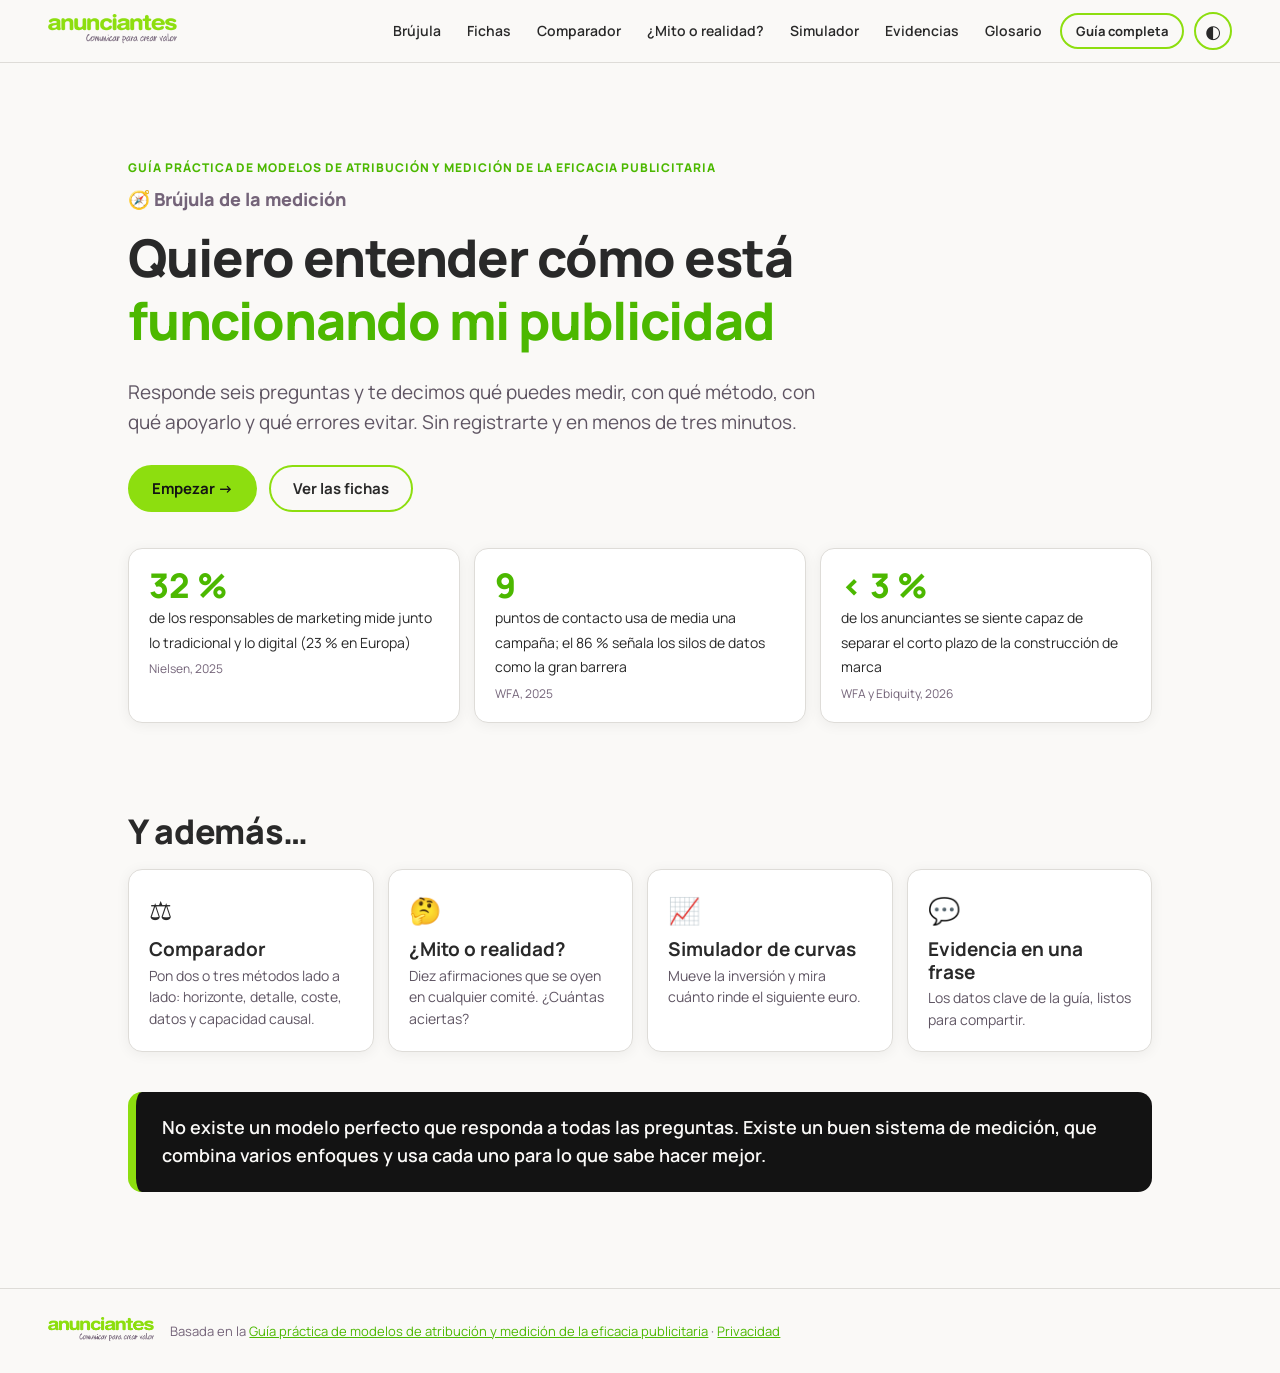
<file: index.html>
<!DOCTYPE html>
<html lang="es">
<head>
<meta charset="utf-8">
<meta name="viewport" content="width=device-width, initial-scale=1">
<title>Brújula de la medición · Anunciantes</title>
<meta name="description" content="Quiero entender cómo está funcionando mi publicidad: responde seis preguntas y descubre qué medir, con qué método y qué errores evitar.">
<meta property="og:title" content="Brújula de la medición · Anunciantes">
<meta property="og:description" content="Qué medir, con qué método y qué errores evitar. Basada en la Guía práctica de modelos de atribución y medición de la eficacia publicitaria.">
<link rel="icon" href="assets/favicon.png">
<link rel="stylesheet" href="assets/estilo.css">
</head>
<body>
<header class="cabecera">
  <a href="#inicio" class="marca" aria-label="Inicio"><img src="assets/logo.png" alt="Anunciantes"></a>
  <nav aria-label="Secciones">
    <a class="enlace" href="#brujula">Brújula</a>
    <a class="enlace" href="#fichas">Fichas</a>
    <a class="enlace" href="#comparador">Comparador</a>
    <a class="enlace" href="#mitos">¿Mito o realidad?</a>
    <a class="enlace" href="#simulador">Simulador</a>
    <a class="enlace" href="#evidencias">Evidencias</a>
    <a class="enlace" href="#glosario">Glosario</a>
    <a class="pildora boton peq" href="guia.html">Guía completa</a>
    <button class="modo" id="modo" aria-label="Cambiar modo claro u oscuro">◐</button>
  </nav>
</header>
<nav class="menu-movil" aria-label="Secciones (móvil)">
  <a href="#brujula">Brújula</a><a href="#fichas">Fichas</a><a href="#comparador">Comparador</a><a href="#mitos">Mitos</a><a href="#simulador">Simulador</a><a href="#evidencias">Evidencias</a><a href="#glosario">Glosario</a>
</nav>

<main id="app">
  <!-- INICIO -->
  <section id="v-inicio" class="vista contenedor">
    <div class="portada">
      <p class="antetitulo" id="p-ante"></p>
      <p class="nombre-herramienta">🧭 Brújula de la medición</p>
      <h1 id="p-titulo"></h1>
      <p class="intro" id="p-intro"></p>
      <div class="acciones">
        <a class="boton principal" href="#brujula">Empezar →</a>
        <a class="boton" href="#fichas">Ver las fichas</a>
      </div>
      <div class="datos" id="p-datos"></div>
    </div>
    <div class="seccion">
      <h2>Y además…</h2>
      <div class="accesos">
        <a class="acceso" href="#comparador"><span class="icono">⚖️</span><h3>Comparador</h3><p>Pon dos o tres métodos lado a lado: horizonte, detalle, coste, datos y capacidad causal.</p></a>
        <a class="acceso" href="#mitos"><span class="icono">🤔</span><h3>¿Mito o realidad?</h3><p>Diez afirmaciones que se oyen en cualquier comité. ¿Cuántas aciertas?</p></a>
        <a class="acceso" href="#simulador"><span class="icono">📈</span><h3>Simulador de curvas</h3><p>Mueve la inversión y mira cuánto rinde el siguiente euro.</p></a>
        <a class="acceso" href="#evidencias"><span class="icono">💬</span><h3>Evidencia en una frase</h3><p>Los datos clave de la guía, listos para compartir.</p></a>
      </div>
      <blockquote class="idea" id="p-idea"></blockquote>
    </div>
  </section>

  <!-- CUESTIONARIO -->
  <section id="v-brujula" class="vista contenedor oculto">
    <div class="cuestionario">
      <div class="paso-num" id="q-num"></div>
      <div class="progreso"><div id="q-barra"></div></div>
      <div class="pregunta" id="q-cuerpo" aria-live="polite"></div>
      <div class="navegacion">
        <button class="volver" id="q-atras">← Anterior</button>
        <button class="boton principal" id="q-sig" disabled>Siguiente →</button>
      </div>
    </div>
  </section>

  <!-- RESULTADO -->
  <section id="v-resultado" class="vista contenedor oculto">
    <div class="resultado" id="r-cuerpo"></div>
  </section>

  <!-- FICHAS -->
  <section id="v-fichas" class="vista contenedor oculto">
    <div class="seccion">
      <p class="antetitulo">Toda la guía, en fichas de un minuto</p>
      <h2>Fichas</h2>
      <p class="suave">Cada ficha resume un apartado de la guía. «Saber más» te lleva directamente a ese apartado del documento.</p>
      <div class="filtros" id="f-filtros"></div>
      <div class="fichas" id="f-lista"></div>
    </div>
  </section>

  <!-- COMPARADOR -->
  <section id="v-comparador" class="vista contenedor oculto">
    <div class="seccion">
      <p class="antetitulo">Comparativa de metodologías</p>
      <h2>Comparador</h2>
      <p class="suave">Elige hasta tres métodos. Como toda simplificación, tiene excepciones, pero ayuda a ver por qué ninguno basta por sí solo.</p>
      <div class="selector" id="c-selector"></div>
      <div class="desliza" id="c-tabla"></div>
      <p class="aviso" id="c-nota"></p>
    </div>
  </section>

  <!-- MITOS -->
  <section id="v-mitos" class="vista contenedor oculto">
    <div class="seccion quiz">
      <p class="antetitulo">Los errores que más se repiten</p>
      <h2>¿Mito o realidad?</h2>
      <div id="m-cuerpo"></div>
    </div>
  </section>

  <!-- SIMULADOR -->
  <section id="v-simulador" class="vista contenedor oculto">
    <div class="seccion">
      <p class="antetitulo">Saturación y adstock</p>
      <h2>Simulador de curvas</h2>
      <div class="filtros" role="tablist">
        <button class="filtro" id="s-tab1" aria-pressed="true">Saturación: el siguiente euro</button>
        <button class="filtro" id="s-tab2" aria-pressed="false">Adstock: el efecto que dura</button>
      </div>
      <div id="s-sat" class="simulador">
        <div class="lienzo"><canvas id="s-canvas" width="760" height="440" aria-label="Curva de respuesta de ventas a la inversión"></canvas></div>
        <div class="control">
          <label for="s-inv"><b>Inversión semanal en un medio</b></label>
          <input type="range" id="s-inv" min="20" max="1000" step="10" value="150">
          <div class="kpis">
            <div class="kpi"><b id="s-k1"></b><span>Inversión (miles de €)</span></div>
            <div class="kpi"><b id="s-k2"></b><span>Ventas atribuidas (miles de €)</span></div>
            <div class="kpi"><b id="s-k3"></b><span>ROI medio (€ por € invertido)</span></div>
            <div class="kpi"><b id="s-k4"></b><span>ROI marginal (el siguiente €)</span></div>
          </div>
          <div class="mensaje-sim" id="s-msg"></div>
          <p class="suave" style="font-size:13px;margin-top:12px">Curva ilustrativa, no de un anunciante real: <span style="white-space:nowrap">ventas = e<sup>A − B/inversión</sup></span>.</p>
        </div>
      </div>
      <div id="s-ads" class="simulador oculto">
        <div class="lienzo"><canvas id="s-canvas2" width="760" height="440" aria-label="Efecto de una campaña con adstock"></canvas></div>
        <div class="control">
          <label for="s-dec"><b>Adstock (cuánto efecto se conserva de una semana a la siguiente)</b></label>
          <input type="range" id="s-dec" min="0" max="90" step="5" value="50">
          <div class="kpis">
            <div class="kpi"><b id="s-a1"></b><span>Adstock</span></div>
            <div class="kpi"><b id="s-a2"></b><span>Efecto que llega después de la campaña</span></div>
          </div>
          <div class="mensaje-sim" id="s-amsg"></div>
          <p class="suave" style="font-size:13px;margin-top:12px">Campaña ilustrativa de 4 semanas con la misma presión cada semana.</p>
        </div>
      </div>
    </div>
  </section>

  <!-- EVIDENCIAS -->
  <section id="v-evidencias" class="vista contenedor oculto">
    <div class="seccion">
      <p class="antetitulo">Lo que está demostrado</p>
      <h2>Evidencia en una frase</h2>
      <p class="suave">En un campo lleno de promesas, conviene separar lo que está demostrado de lo que simplemente suena bien. Compártelas.</p>
      <div class="evidencias" id="e-lista"></div>
    </div>
  </section>

  <!-- GLOSARIO -->
  <section id="v-glosario" class="vista contenedor oculto">
    <div class="seccion">
      <p class="antetitulo">23 términos</p>
      <h2>Glosario</h2>
      <p class="suave">También aparecen al pasar el ratón (o tocar) sobre las palabras subrayadas en toda la herramienta.</p>
      <div class="glosario-lista" id="g-lista"></div>
    </div>
  </section>

  <!-- PRIVACIDAD -->
  <section id="v-privacidad" class="vista contenedor oculto">
    <div class="seccion" style="max-width:760px">
      <h2>Privacidad</h2>
      <p>Esta herramienta no guarda tus respuestas: todo ocurre en tu navegador y no usa cookies de seguimiento. Solo recordamos si prefieres el modo claro u oscuro.</p>
      <p>Si nos dejas tu e-mail para descargar tu resultado, lo usaremos para enviarte novedades sobre medición de la eficacia publicitaria. Puedes darte de baja cuando quieras.</p>
      <p class="aviso">Borrador: falta el texto legal definitivo (responsable del tratamiento, base legal y ejercicio de derechos).</p>
    </div>
  </section>
</main>

<footer class="pie">
  <img src="assets/logo.png" alt="Anunciantes">
  <span>Basada en la <a href="guia.html">Guía práctica de modelos de atribución y medición de la eficacia publicitaria</a> · <a href="#privacidad">Privacidad</a></span>
</footer>

<!-- Ventana del e-mail -->
<div class="modal oculto" id="modal" role="dialog" aria-modal="true" aria-labelledby="modal-tit">
  <form class="caja" id="form-pdf" novalidate>
    <h3 id="modal-tit">Descarga tu mapa de medición</h3>
    <p class="suave" style="margin:0">Te lo preparamos en PDF para llevarlo al comité o a la agencia. Se abrirá la ventana de impresión: elige <b>«Guardar como PDF»</b>.</p>
    <label for="f-email">E-mail profesional</label>
    <input type="email" id="f-email" required autocomplete="email" placeholder="nombre@empresa.com">
    <label for="f-empresa">Empresa <span class="suave">(opcional)</span></label>
    <input type="text" id="f-empresa" autocomplete="organization">
    <label class="casilla"><input type="checkbox" id="f-ok"><span id="f-legal"></span></label>
    <div class="error" id="f-error"></div>
    <div class="barra-final">
      <button type="submit" class="boton principal">Exportar a PDF</button>
      <button type="button" class="volver" id="f-cancelar">Cancelar</button>
    </div>
  </form>
</div>

<div id="informe"></div>

<script src="contenido.js"></script>
<script src="glosario.js"></script>
<script src="app.js"></script>
</body>
</html>
</file>
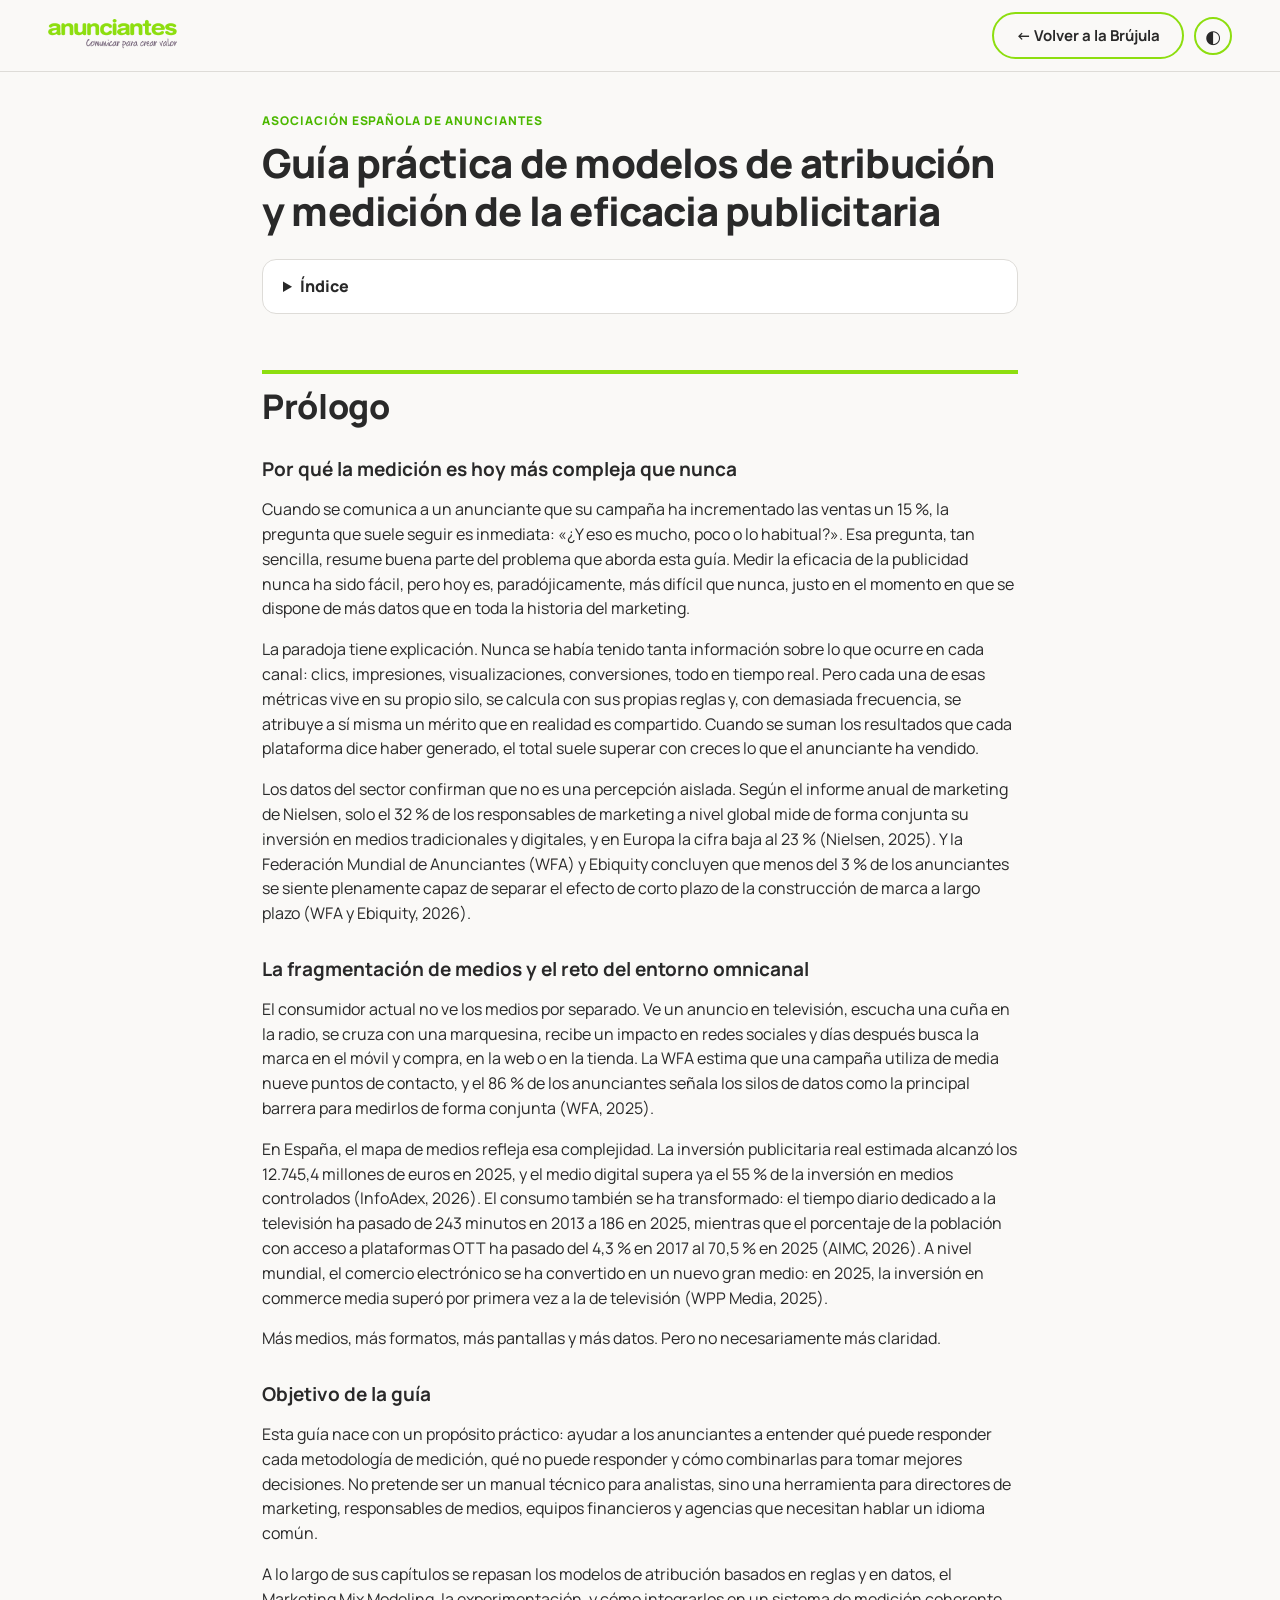
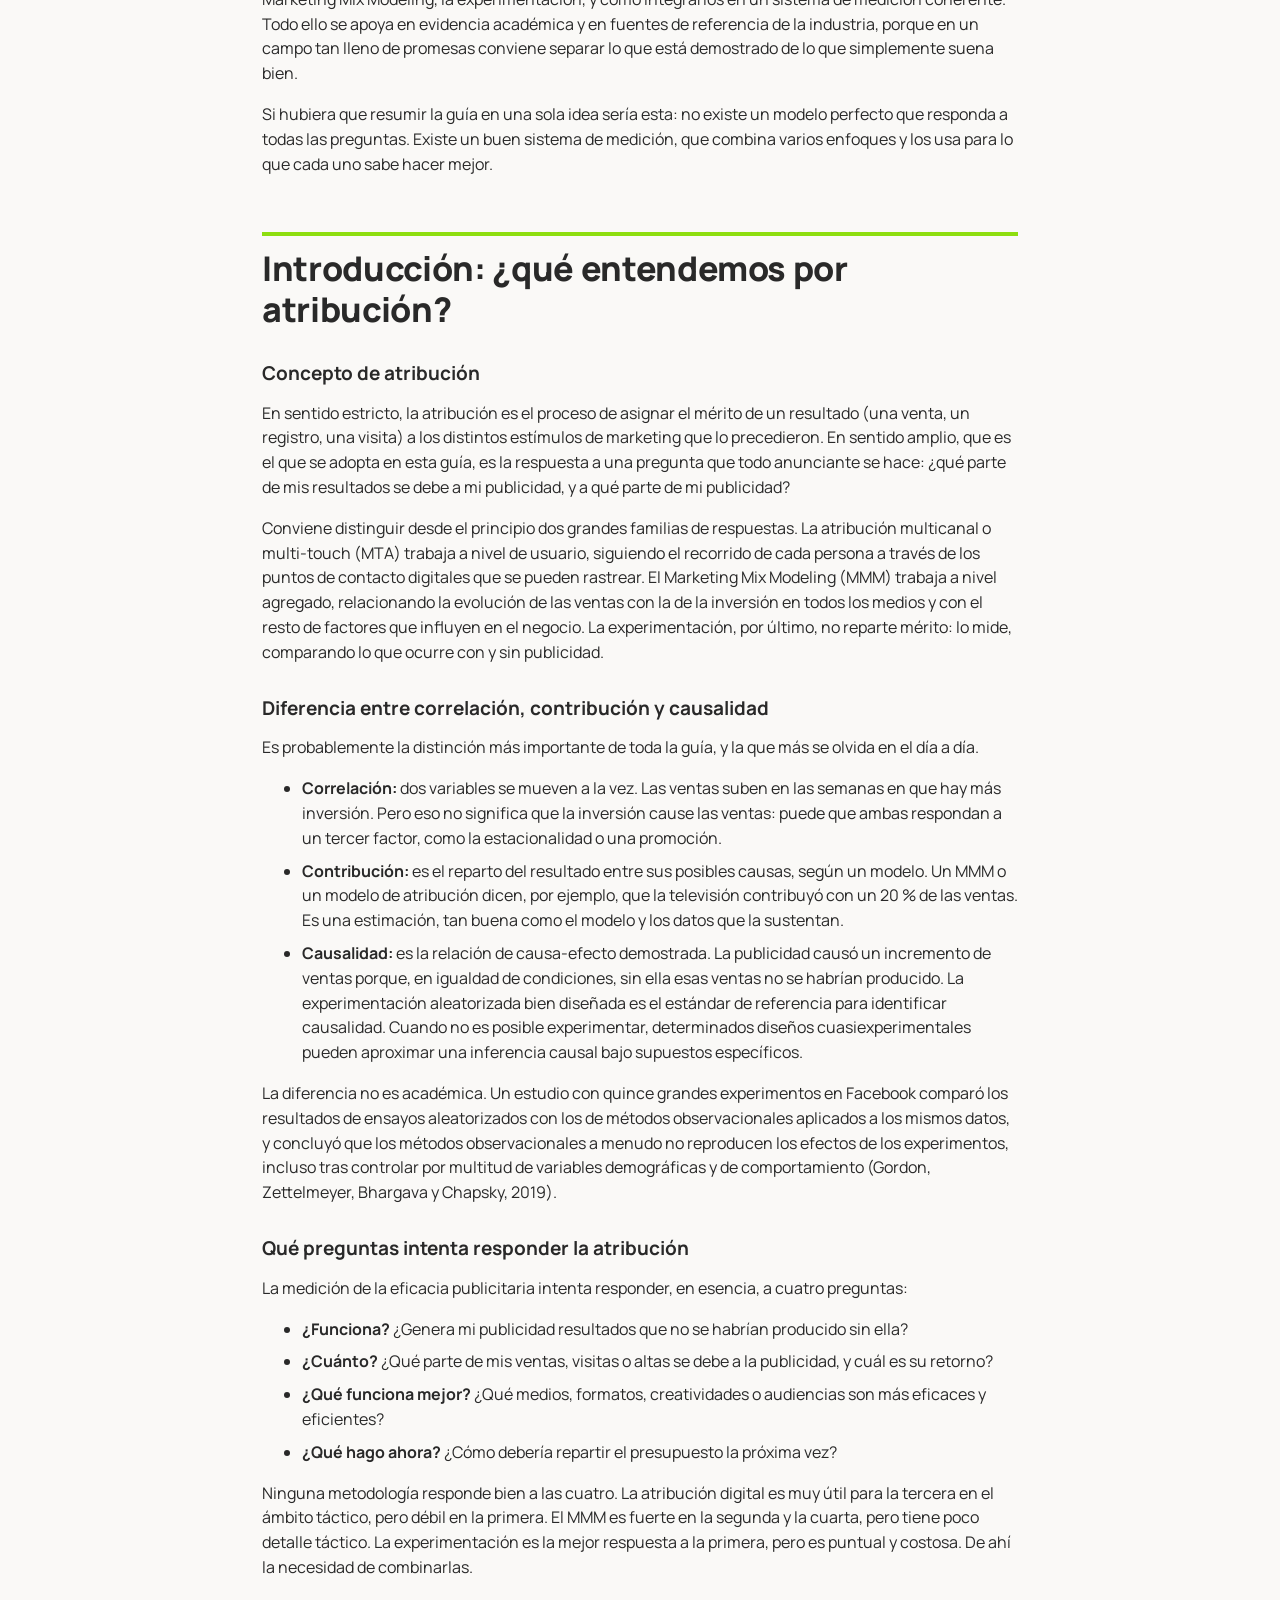
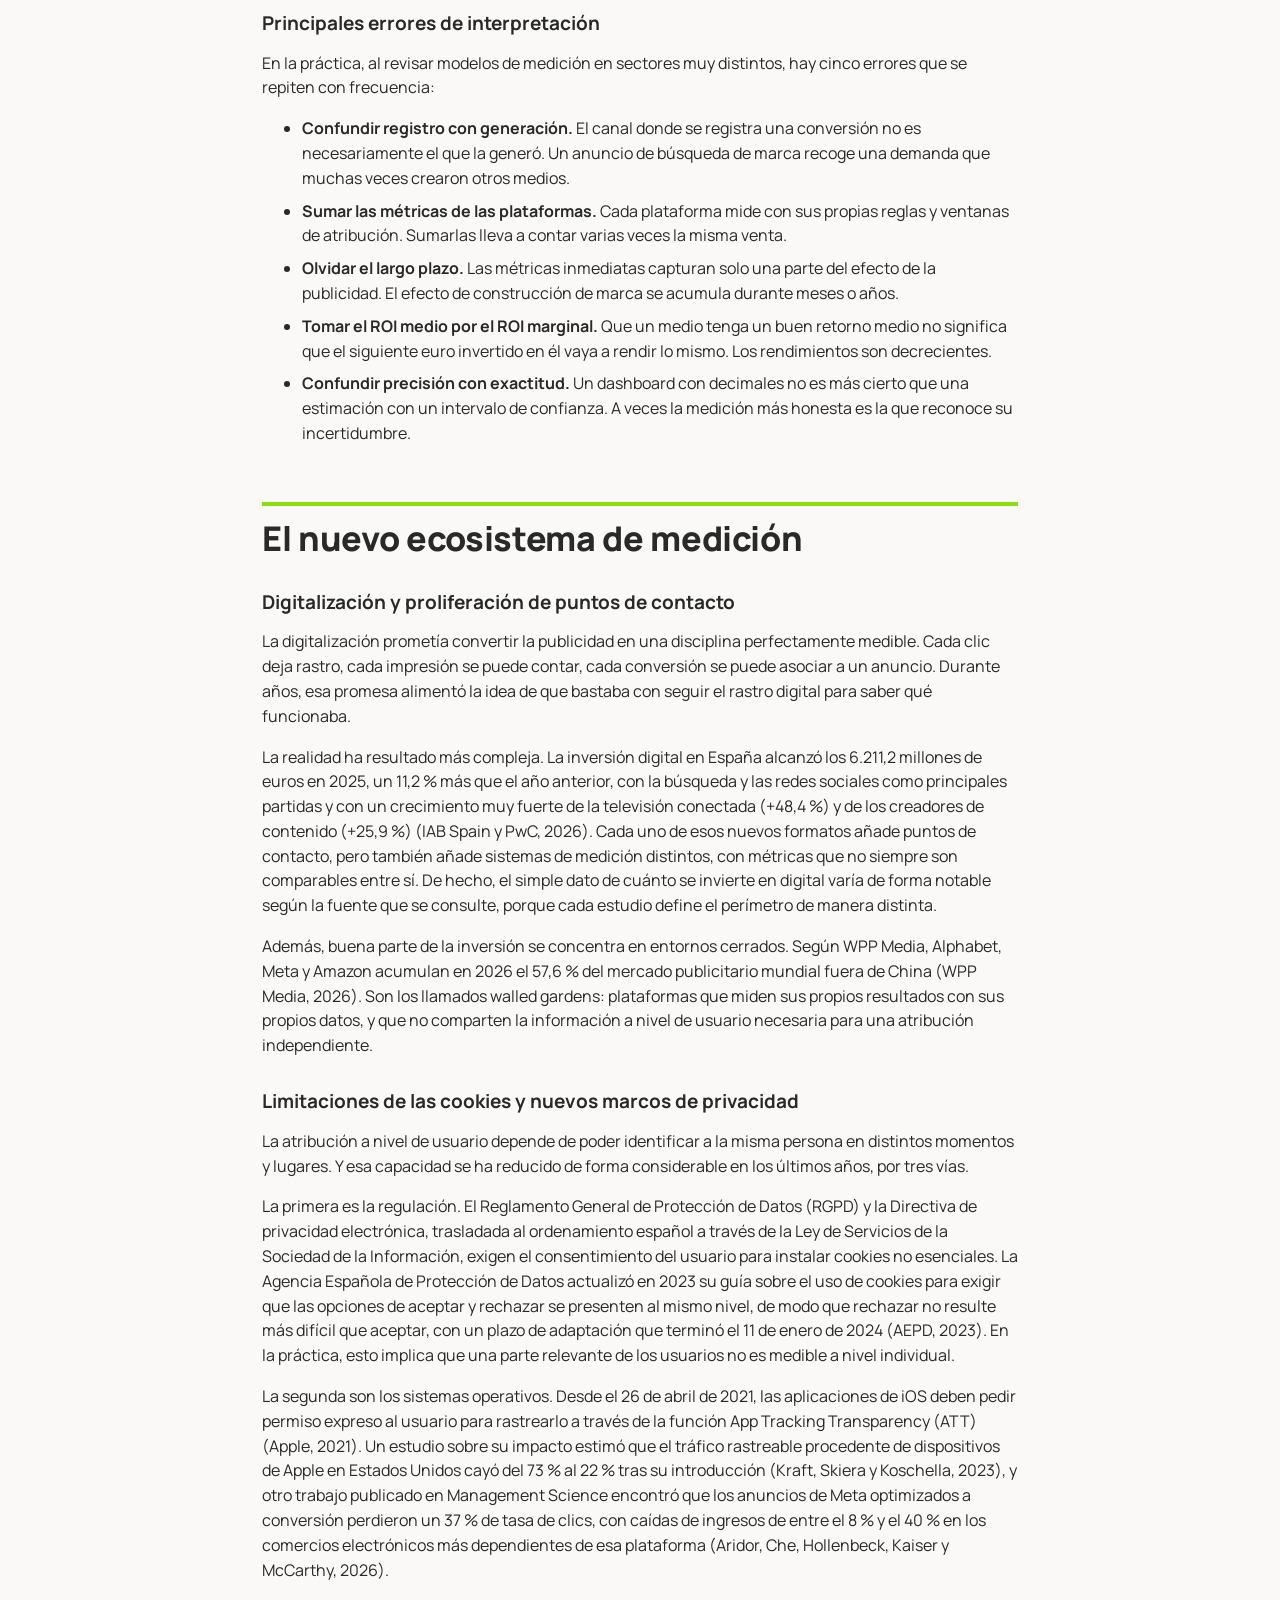
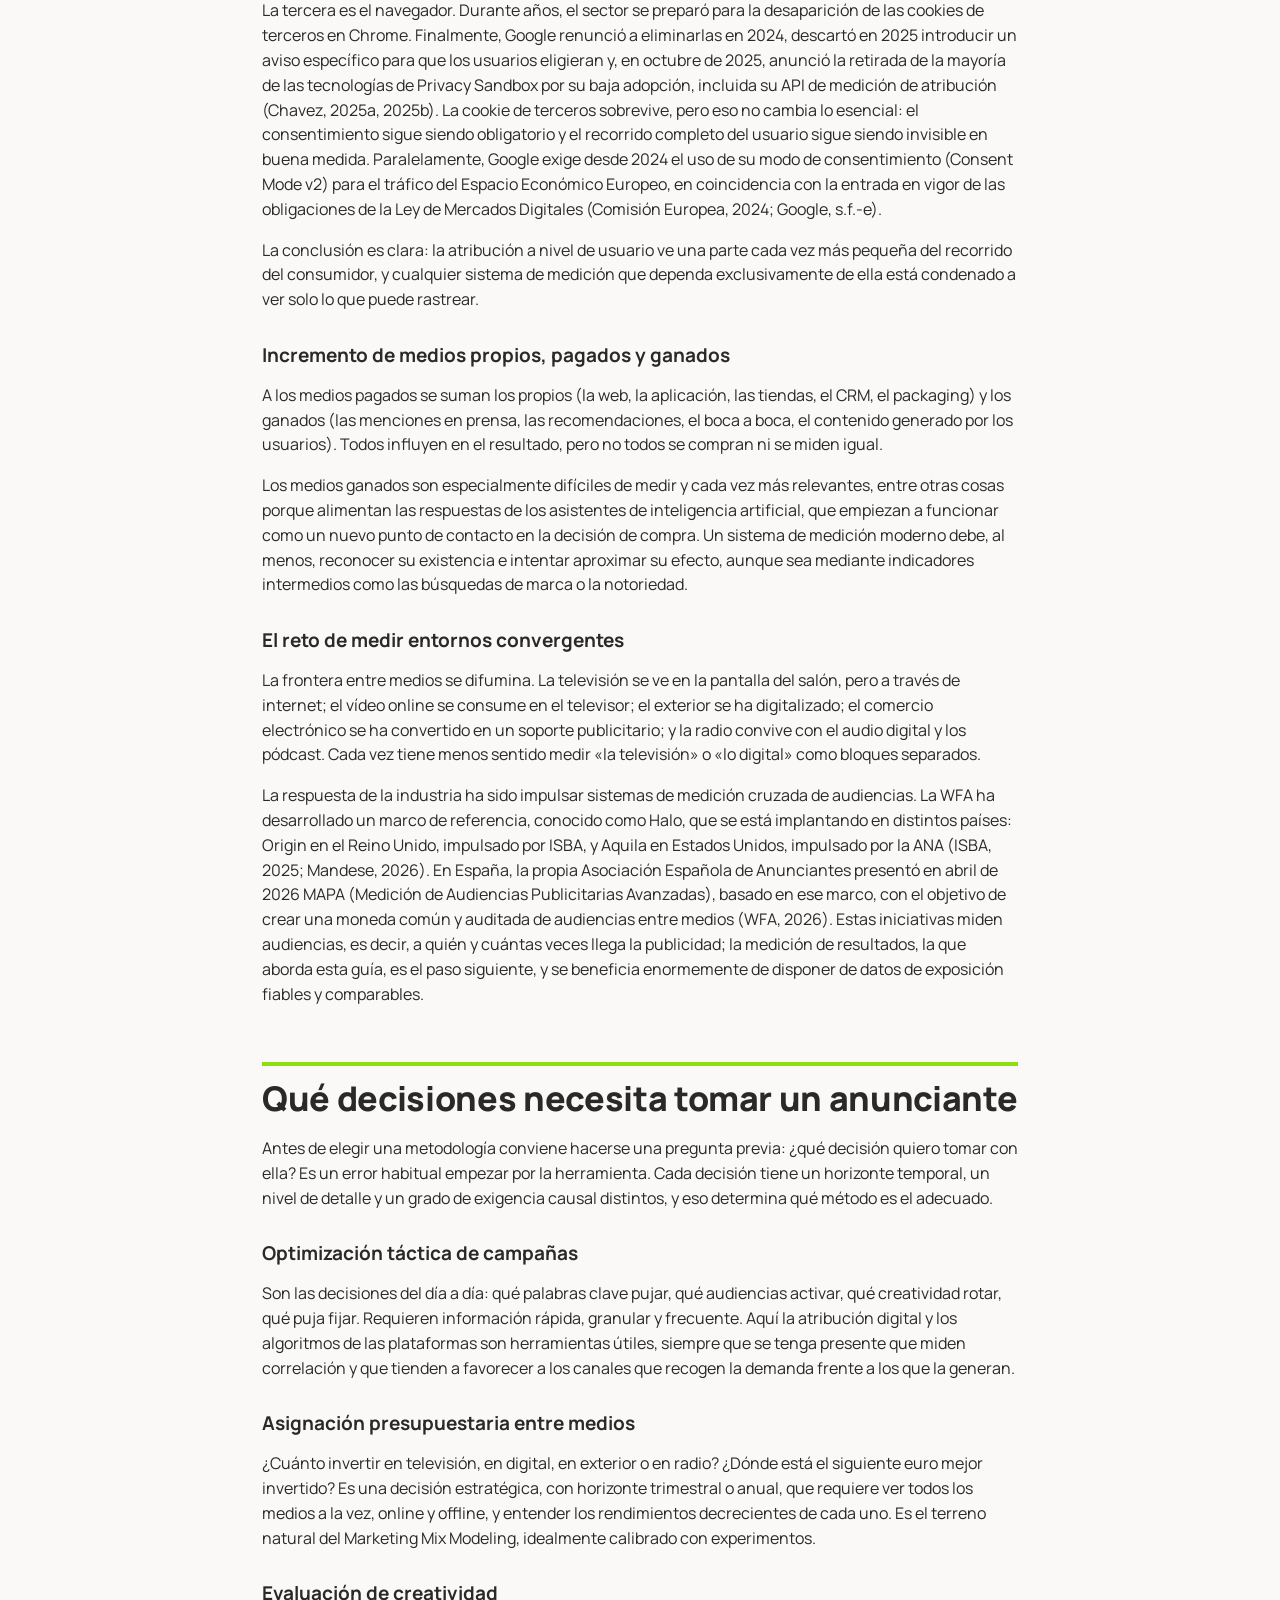
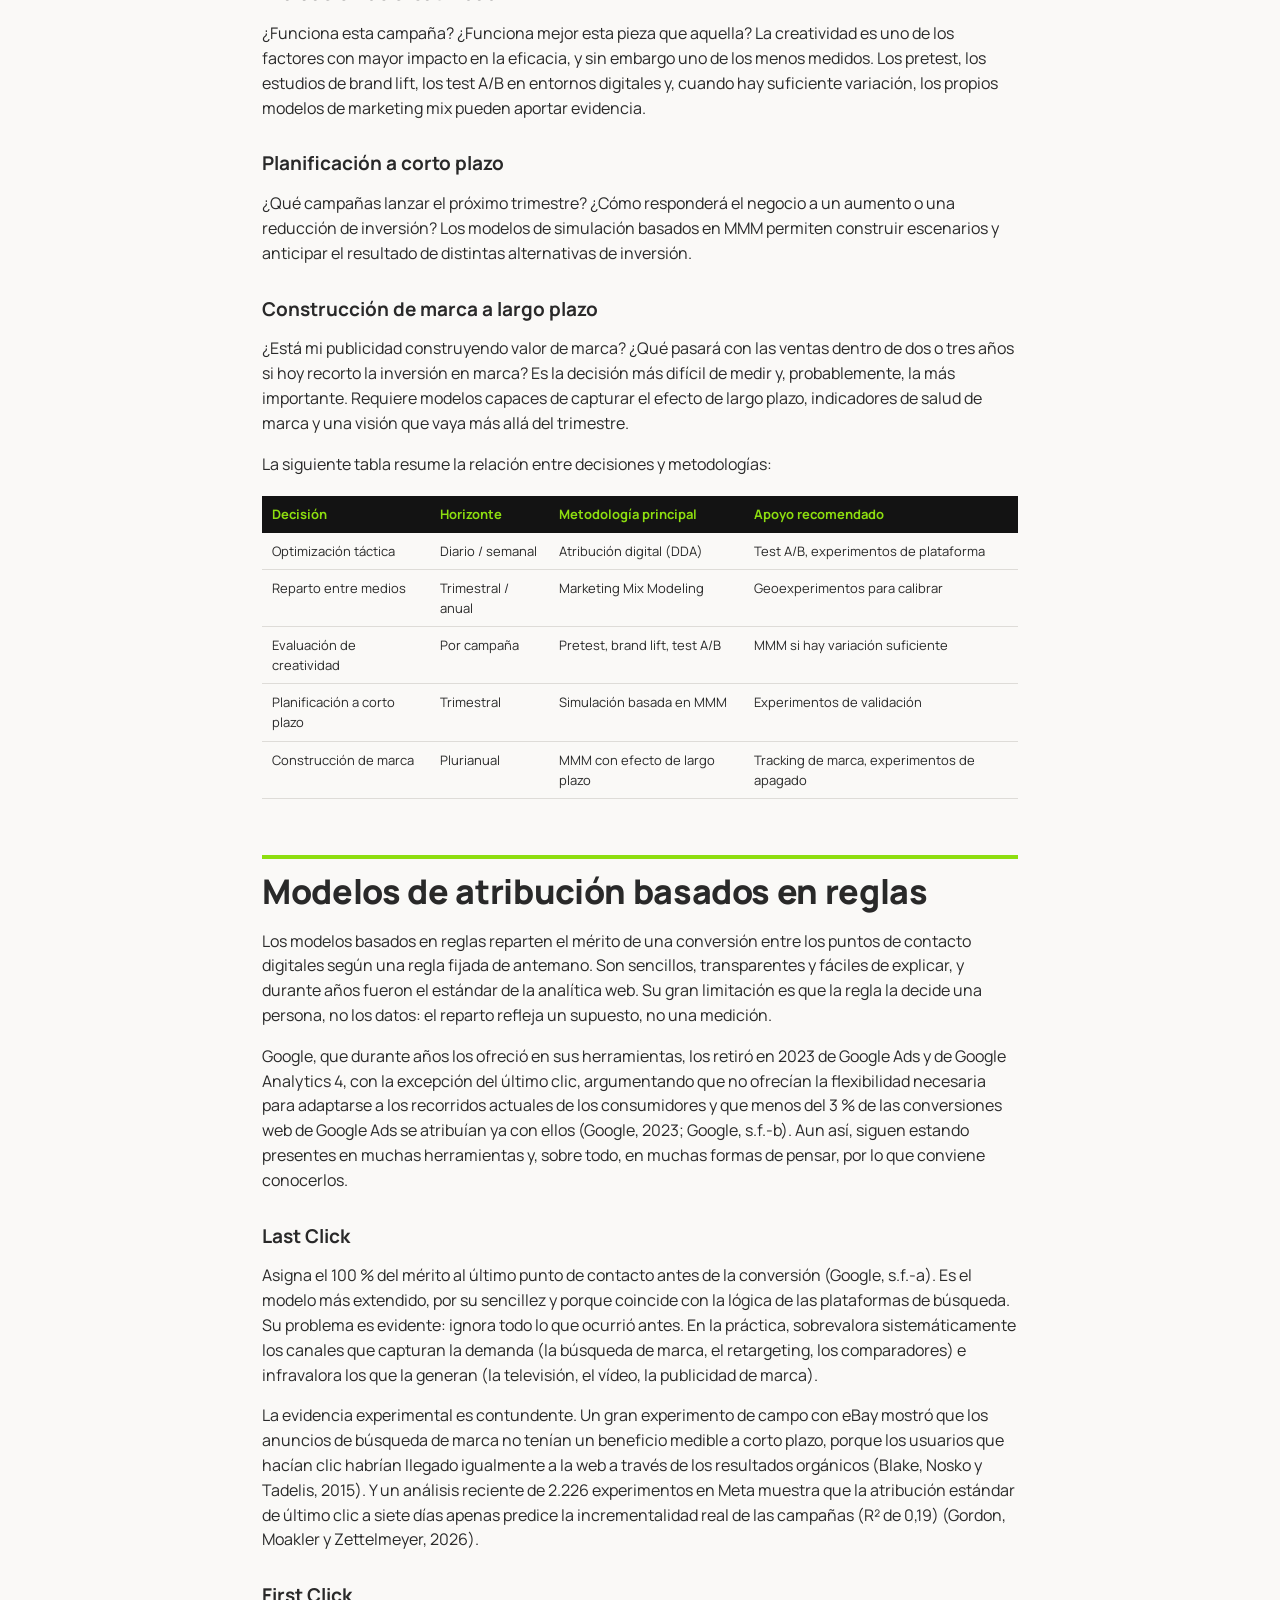
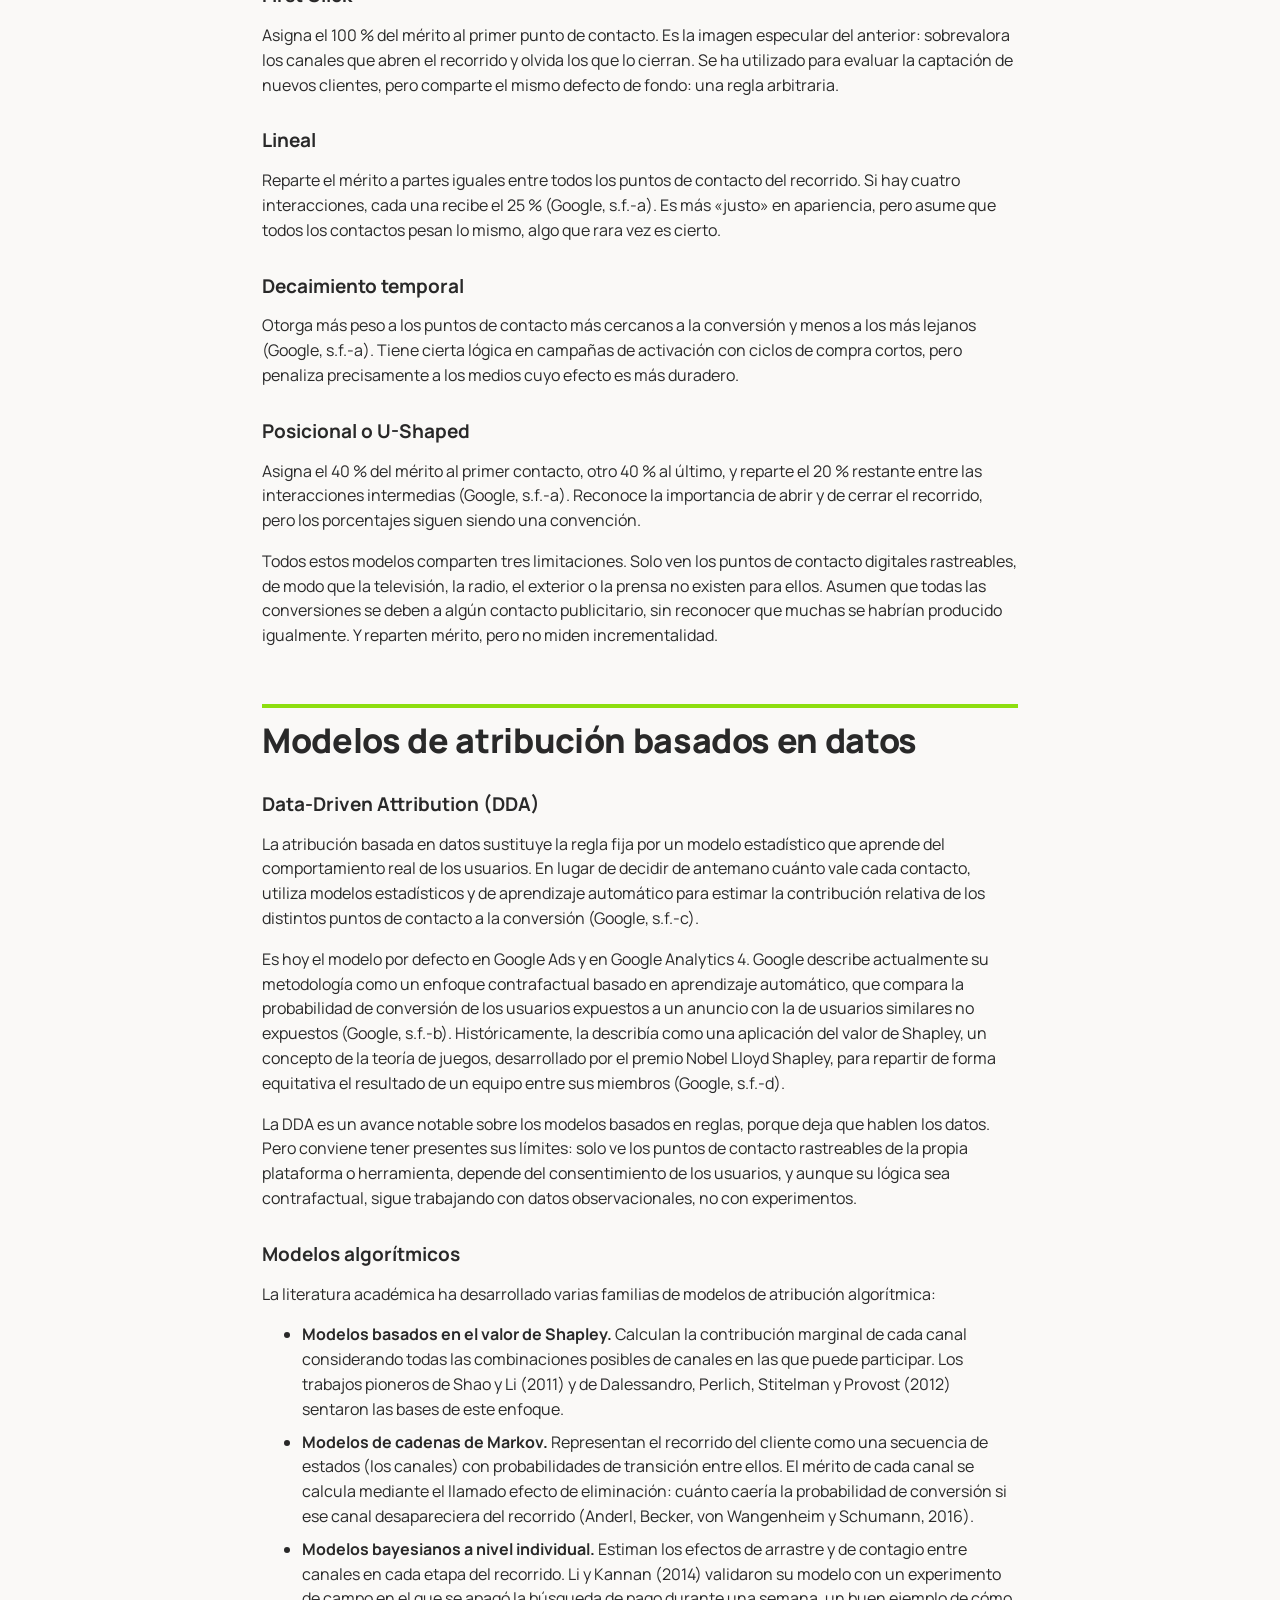
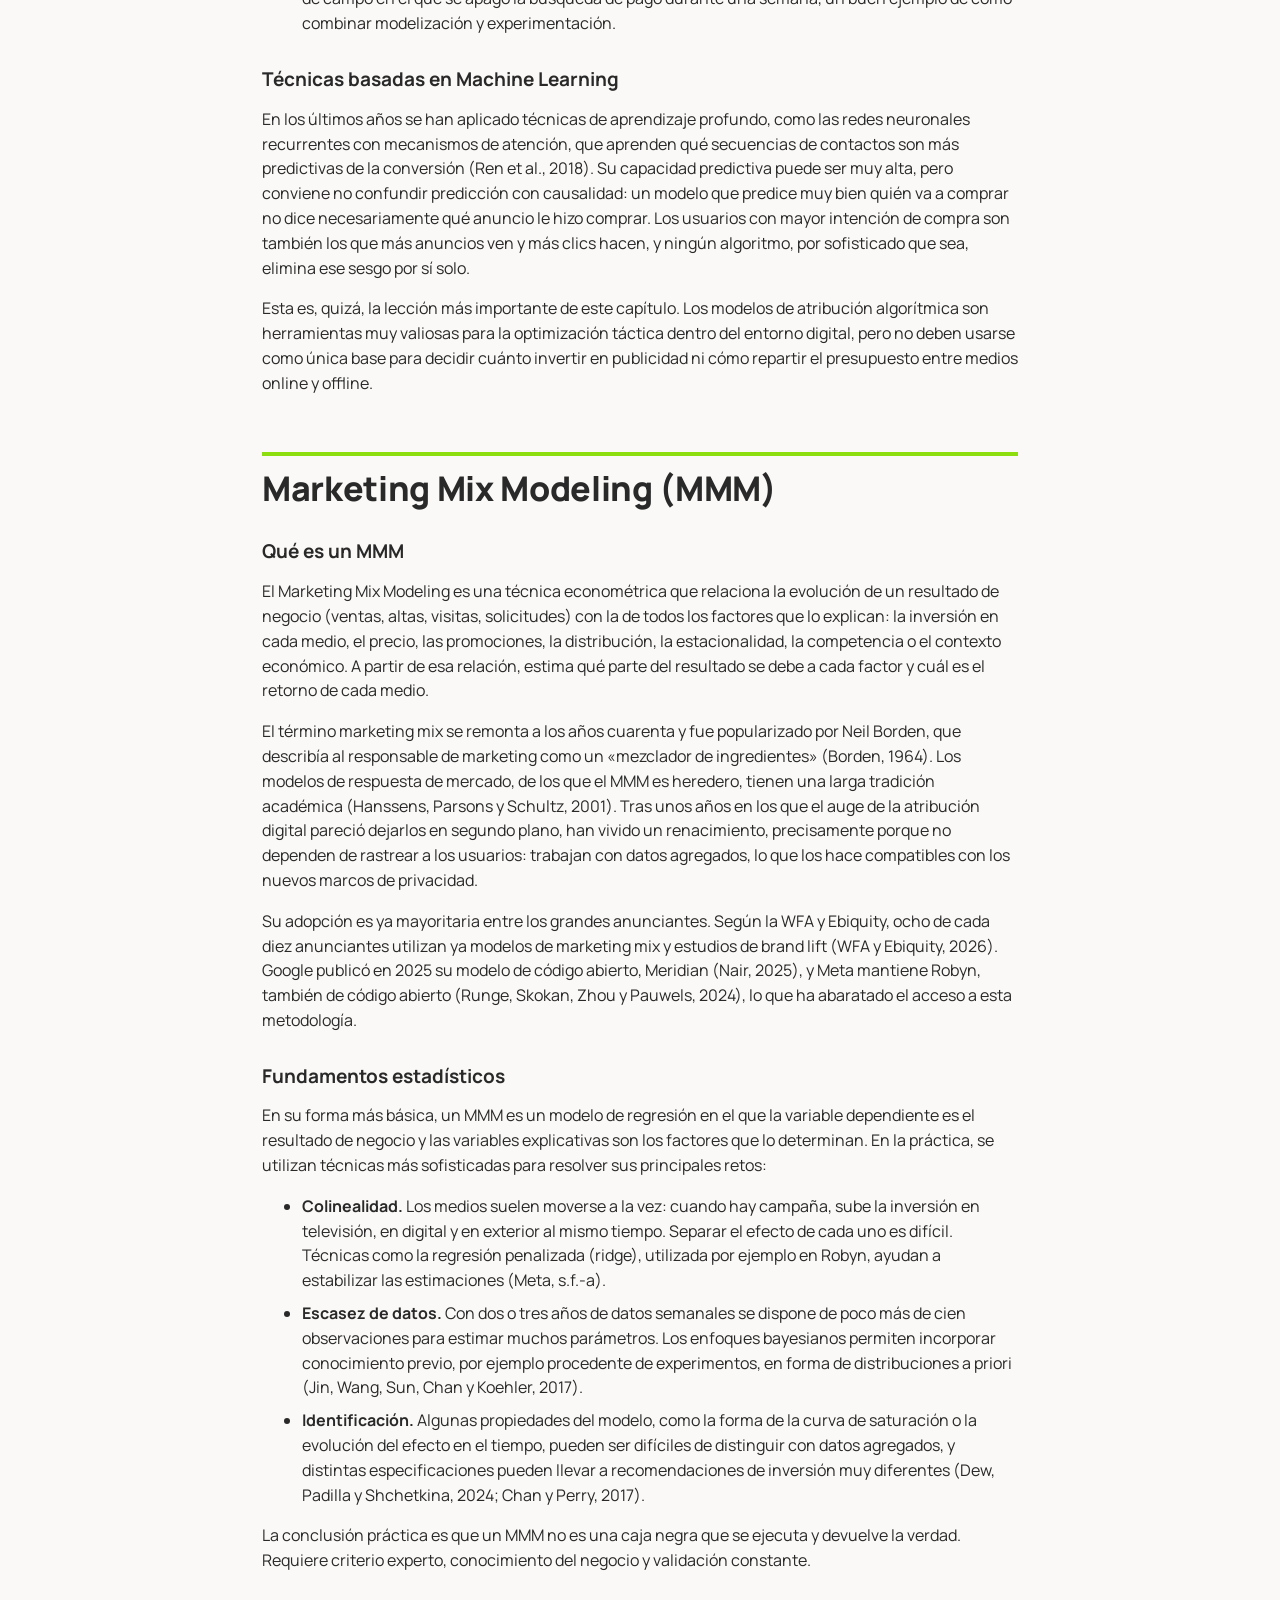
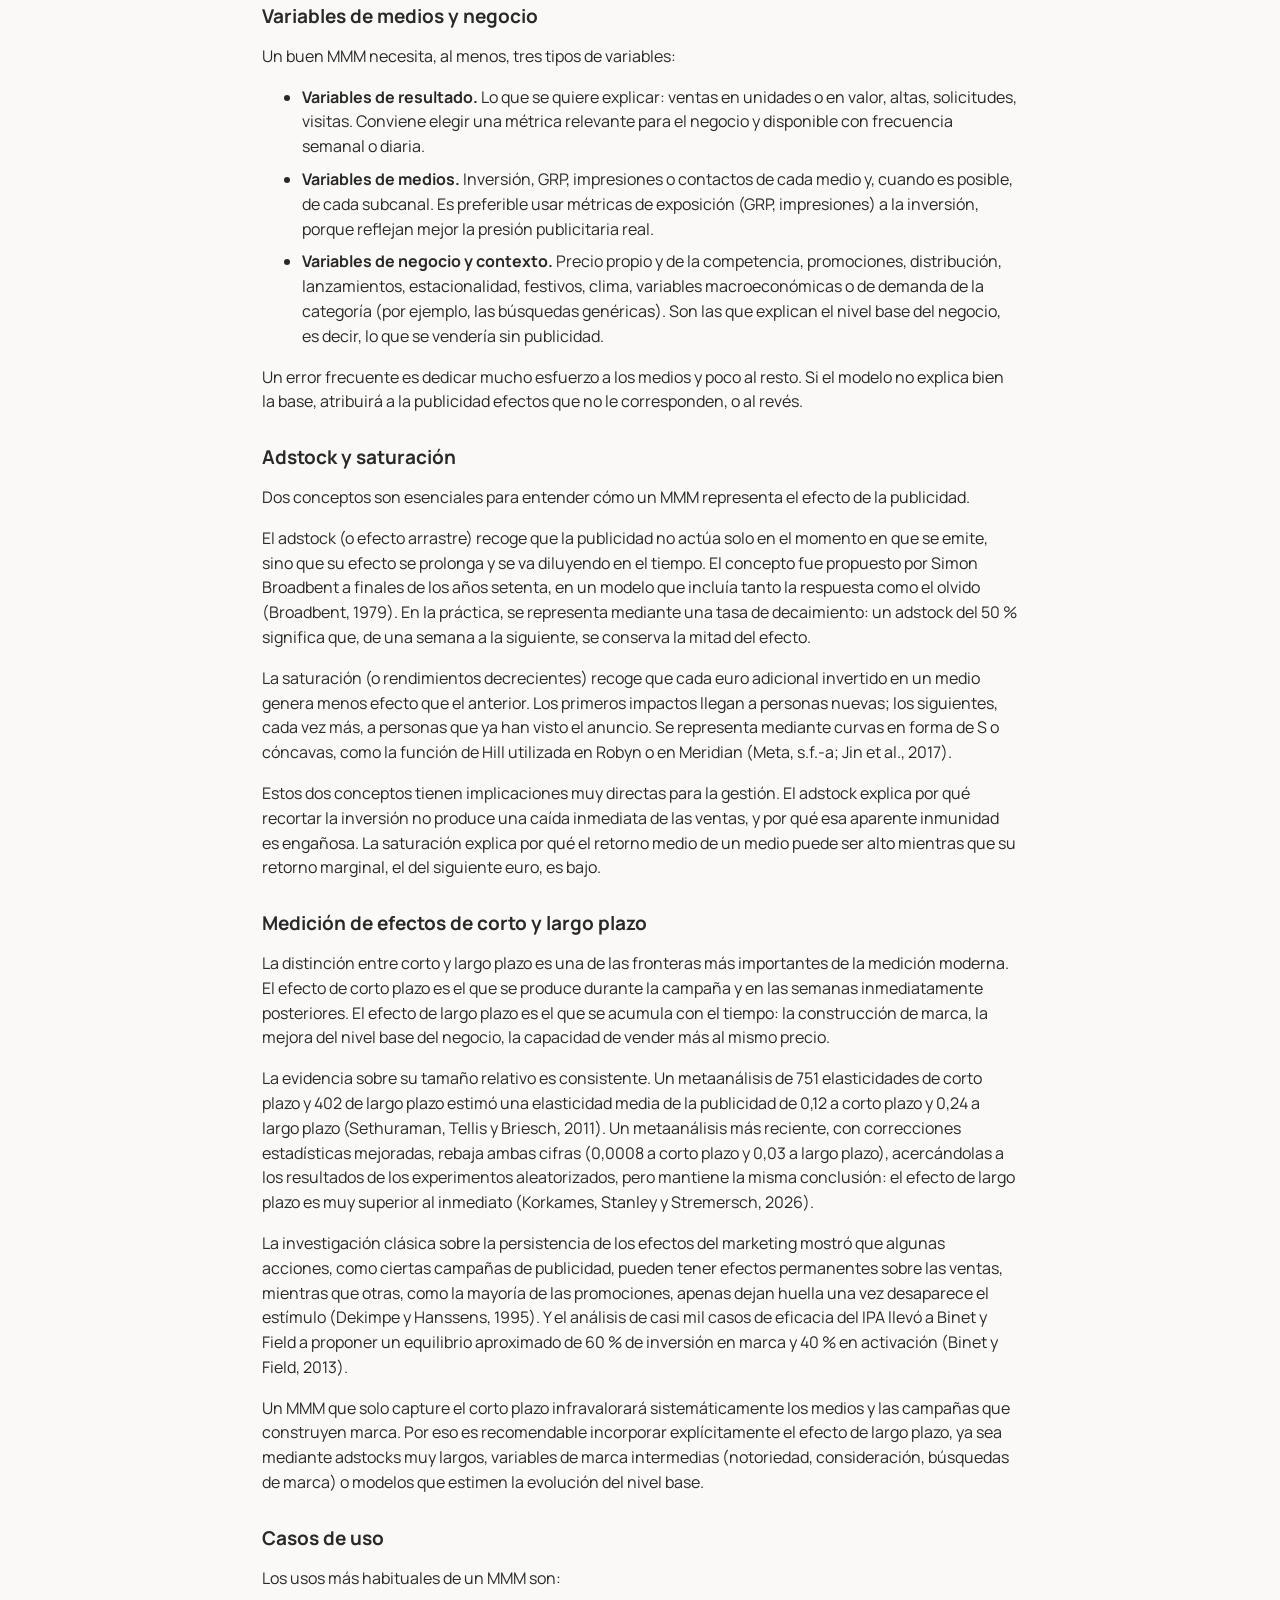
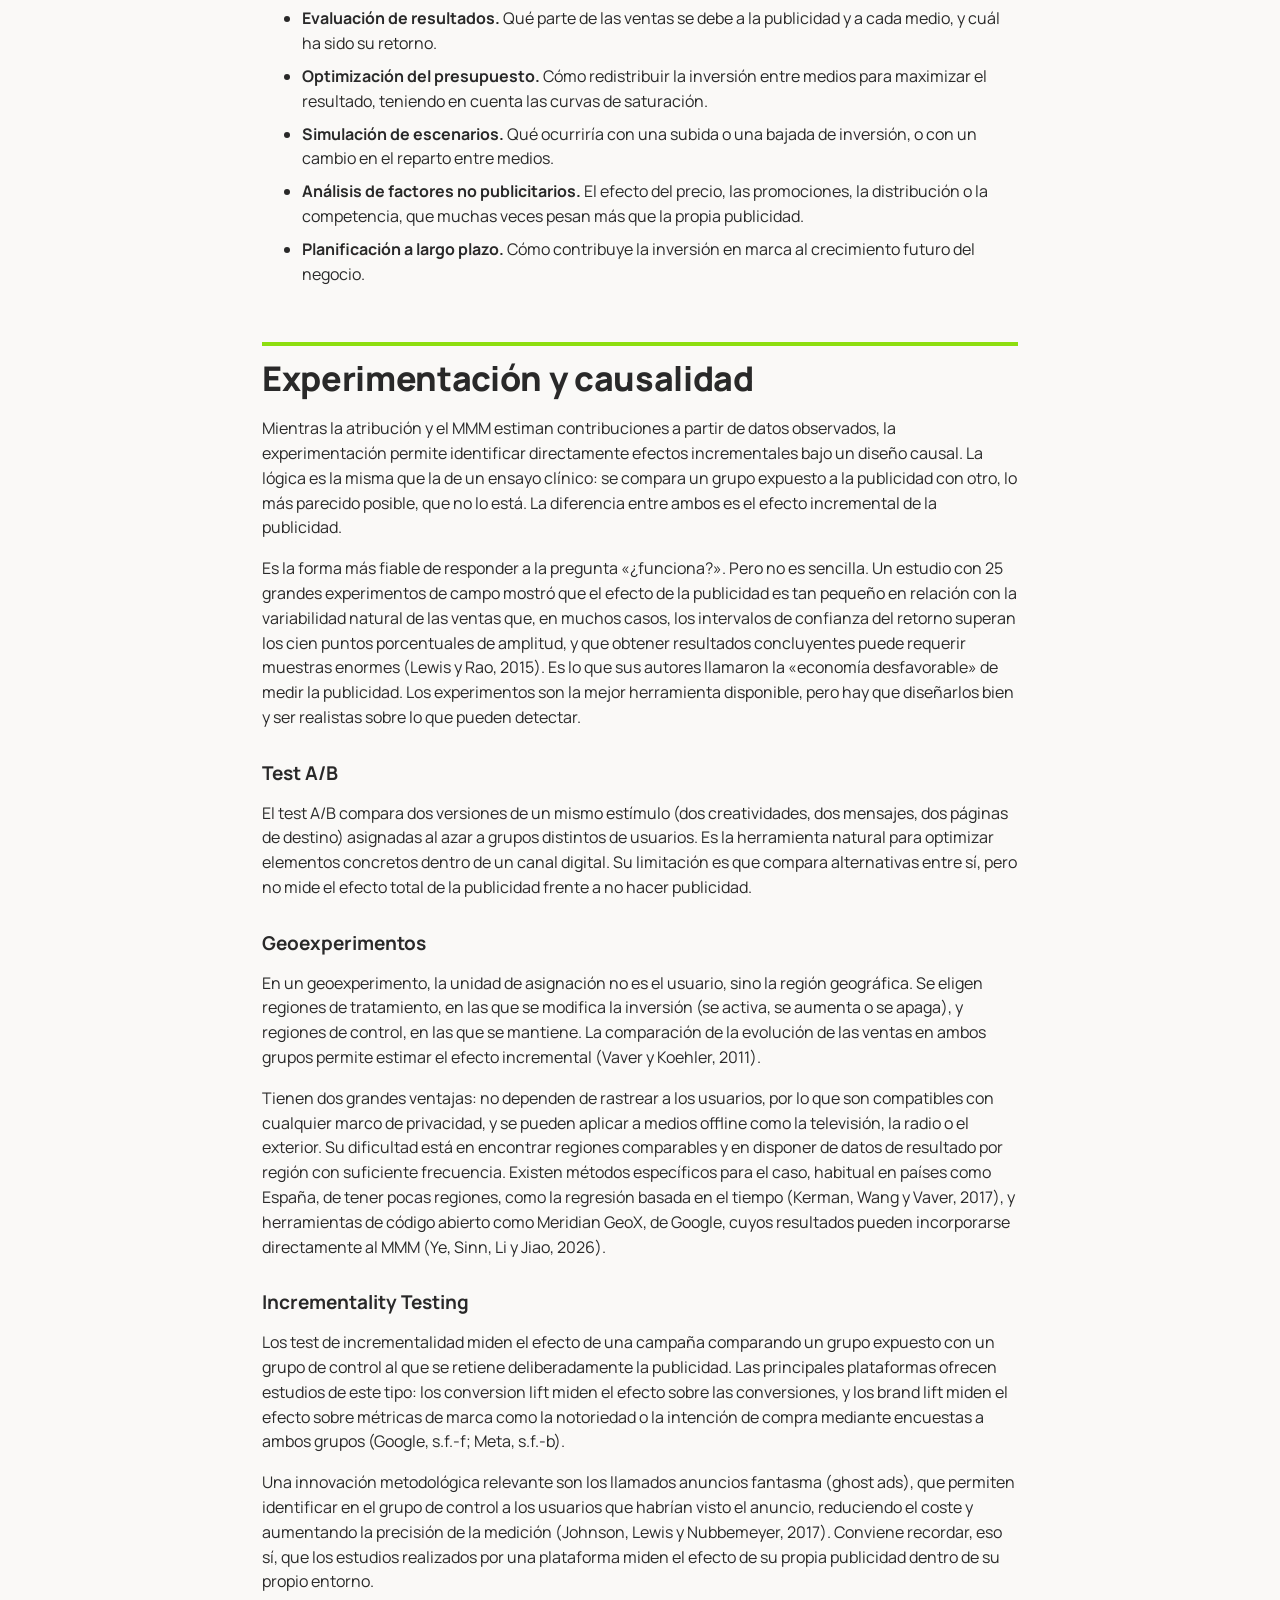
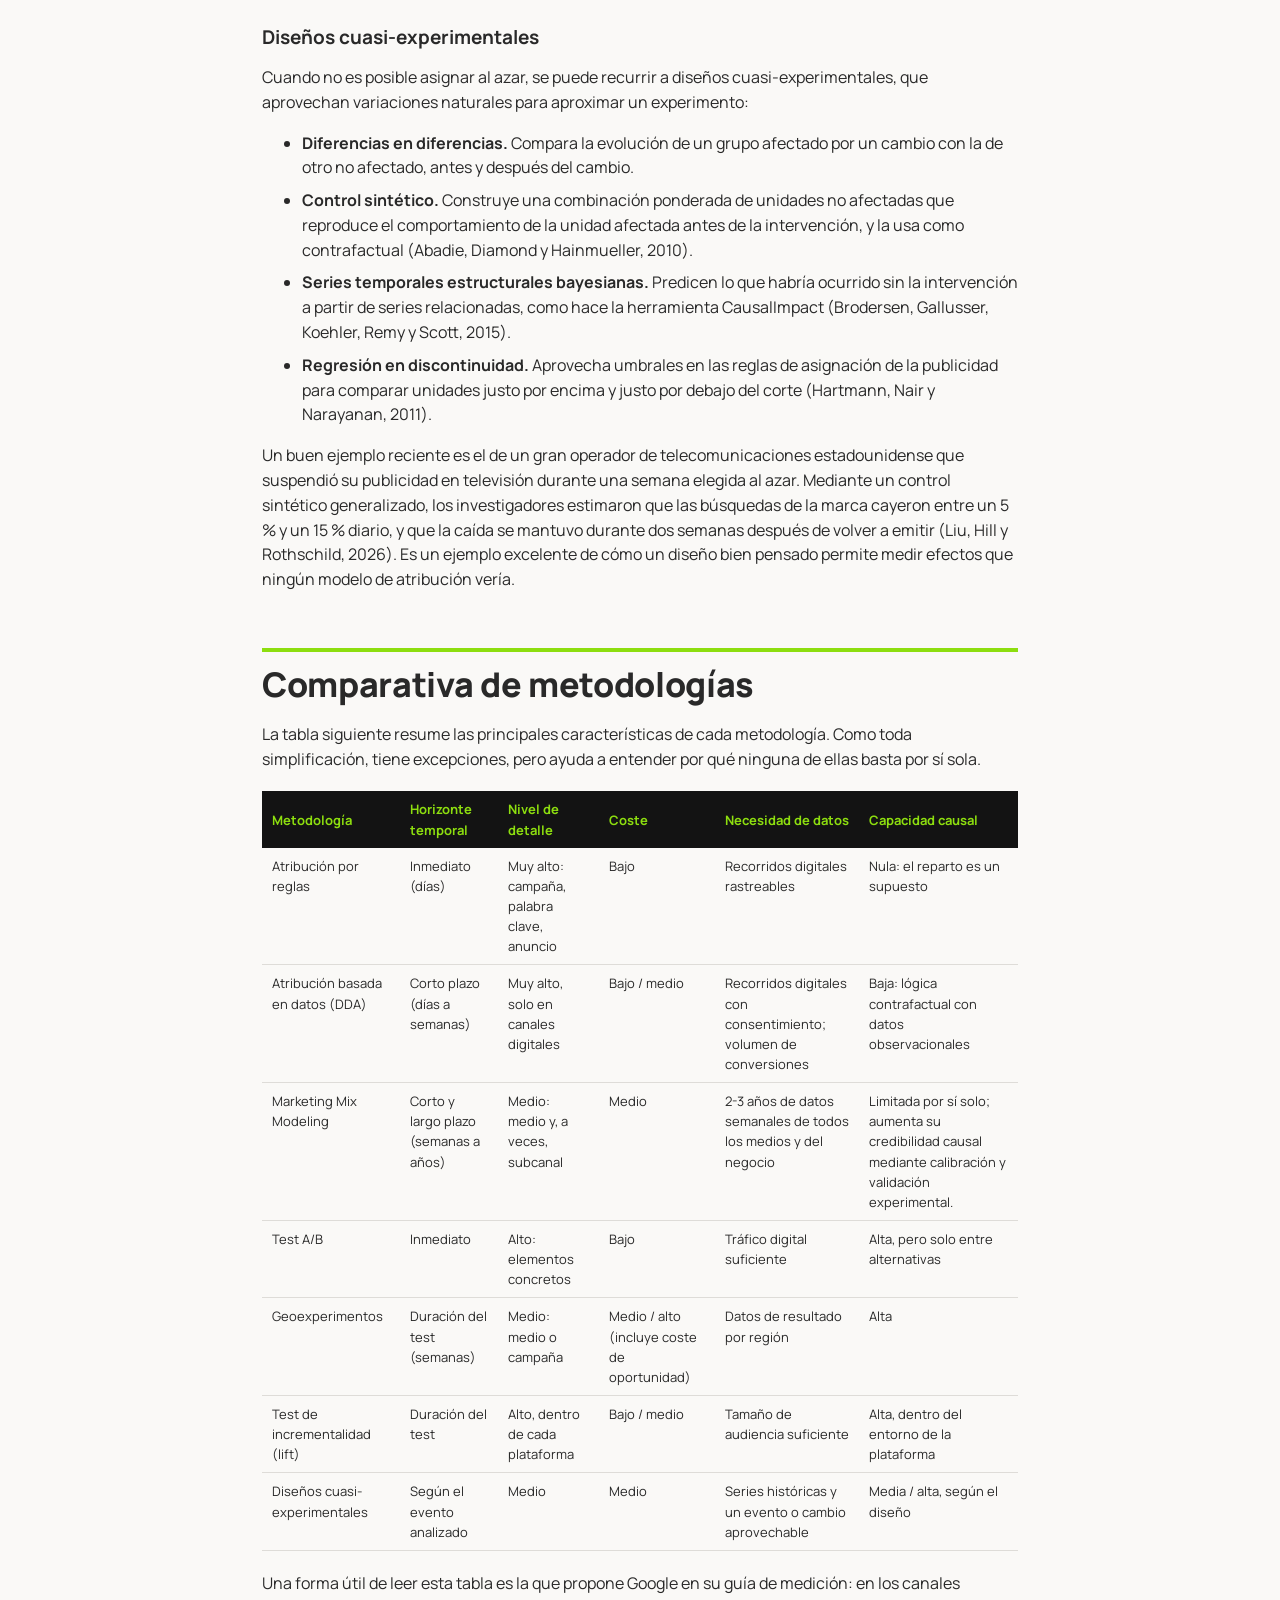
<file: guia.html>
<!DOCTYPE html>
<html lang="es">
<head>
<meta charset="utf-8">
<meta name="viewport" content="width=device-width, initial-scale=1">
<title>Guía práctica de modelos de atribución y medición de la eficacia publicitaria · Anunciantes</title>
<link rel="icon" href="assets/favicon.png">
<link rel="stylesheet" href="assets/estilo.css">
</head>
<body class="doc">
<header class="cabecera">
  <a href="index.html" class="marca"><img src="assets/logo.png" alt="Anunciantes"></a>
  <nav><a href="index.html" class="pildora">← Volver a la Brújula</a>
  <button class="modo" id="modo" aria-label="Cambiar modo claro/oscuro">◐</button></nav>
</header>
<main class="documento">
  <p class="antetitulo">Asociación Española de Anunciantes</p>
  <h1>Guía práctica de modelos de atribución y medición de la eficacia publicitaria</h1>
  <details class="caja-indice"><summary>Índice</summary><ol class="indice"><li><a href="#prologo">Prólogo</a><ol><li><a href="#por-que-la-medicion-es-hoy-mas-compleja-que-nunca">Por qué la medición es hoy más compleja que nunca</a></li><li><a href="#la-fragmentacion-de-medios-y-el-reto-del-entorno-omnicanal">La fragmentación de medios y el reto del entorno omnicanal</a></li><li><a href="#objetivo-de-la-guia">Objetivo de la guía</a></li></ol></li><li><a href="#introduccion-que-entendemos-por-atribucion">Introducción: ¿qué entendemos por atribución?</a><ol><li><a href="#concepto-de-atribucion">Concepto de atribución</a></li><li><a href="#diferencia-entre-correlacion-contribucion-y-causalidad">Diferencia entre correlación, contribución y causalidad</a></li><li><a href="#que-preguntas-intenta-responder-la-atribucion">Qué preguntas intenta responder la atribución</a></li><li><a href="#principales-errores-de-interpretacion">Principales errores de interpretación</a></li></ol></li><li><a href="#el-nuevo-ecosistema-de-medicion">El nuevo ecosistema de medición</a><ol><li><a href="#digitalizacion-y-proliferacion-de-puntos-de-contacto">Digitalización y proliferación de puntos de contacto</a></li><li><a href="#limitaciones-de-las-cookies-y-nuevos-marcos-de-privacidad">Limitaciones de las cookies y nuevos marcos de privacidad</a></li><li><a href="#incremento-de-medios-propios-pagados-y-ganados">Incremento de medios propios, pagados y ganados</a></li><li><a href="#el-reto-de-medir-entornos-convergentes">El reto de medir entornos convergentes</a></li></ol></li><li><a href="#que-decisiones-necesita-tomar-un-anunciante">Qué decisiones necesita tomar un anunciante</a><ol><li><a href="#optimizacion-tactica-de-campanas">Optimización táctica de campañas</a></li><li><a href="#asignacion-presupuestaria-entre-medios">Asignación presupuestaria entre medios</a></li><li><a href="#evaluacion-de-creatividad">Evaluación de creatividad</a></li><li><a href="#planificacion-a-corto-plazo">Planificación a corto plazo</a></li><li><a href="#construccion-de-marca-a-largo-plazo">Construcción de marca a largo plazo</a></li></ol></li><li><a href="#modelos-de-atribucion-basados-en-reglas">Modelos de atribución basados en reglas</a><ol><li><a href="#last-click">Last Click</a></li><li><a href="#first-click">First Click</a></li><li><a href="#lineal">Lineal</a></li><li><a href="#decaimiento-temporal">Decaimiento temporal</a></li><li><a href="#posicional-o-u-shaped">Posicional o U-Shaped</a></li></ol></li><li><a href="#modelos-de-atribucion-basados-en-datos">Modelos de atribución basados en datos</a><ol><li><a href="#data-driven-attribution-dda">Data-Driven Attribution (DDA)</a></li><li><a href="#modelos-algoritmicos">Modelos algorítmicos</a></li><li><a href="#tecnicas-basadas-en-machine-learning">Técnicas basadas en Machine Learning</a></li></ol></li><li><a href="#marketing-mix-modeling-mmm">Marketing Mix Modeling (MMM)</a><ol><li><a href="#que-es-un-mmm">Qué es un MMM</a></li><li><a href="#fundamentos-estadisticos">Fundamentos estadísticos</a></li><li><a href="#variables-de-medios-y-negocio">Variables de medios y negocio</a></li><li><a href="#adstock-y-saturacion">Adstock y saturación</a></li><li><a href="#medicion-de-efectos-de-corto-y-largo-plazo">Medición de efectos de corto y largo plazo</a></li><li><a href="#casos-de-uso">Casos de uso</a></li></ol></li><li><a href="#experimentacion-y-causalidad">Experimentación y causalidad</a><ol><li><a href="#test-a-b">Test A/B</a></li><li><a href="#geoexperimentos">Geoexperimentos</a></li><li><a href="#incrementality-testing">Incrementality Testing</a></li><li><a href="#disenos-cuasi-experimentales">Diseños cuasi-experimentales</a></li></ol></li><li><a href="#comparativa-de-metodologias">Comparativa de metodologías</a><ol></ol></li><li><a href="#hacia-una-medicion-integrada">Hacia una medición integrada</a><ol><li><a href="#por-que-ningun-modelo-responde-a-todas-las-preguntas">Por qué ningún modelo responde a todas las preguntas</a></li><li><a href="#complementariedad-entre-mmm-atribucion-digital-y-experimenta">Complementariedad entre MMM, atribución digital y experimentación</a></li><li><a href="#medicion-full-funnel">Medición full funnel</a></li><li><a href="#hacia-los-sistemas-hibridos-de-medicion">Hacia los sistemas híbridos de medición</a></li></ol></li><li><a href="#tendencias-futuras">Tendencias futuras</a><ol><li><a href="#ia-aplicada-a-la-medicion">IA aplicada a la medición</a></li><li><a href="#privacy-first-measurement">Privacy-first measurement</a></li><li><a href="#clean-rooms">Clean Rooms</a></li><li><a href="#unified-measurement">Unified Measurement</a></li><li><a href="#cross-media-measurement">Cross-media measurement</a></li><li><a href="#modelos-hibridos-mmm-atribucion-experimentacion">Modelos híbridos MMM + atribución + experimentación</a></li></ol></li><li><a href="#conclusiones">Conclusiones</a><ol><li><a href="#la-atribucion-no-es-un-fin-sino-una-herramienta-para-la-toma">La atribución no es un fin, sino una herramienta para la toma de decisiones</a></li><li><a href="#la-importancia-de-combinar-metodologias">La importancia de combinar metodologías</a></li><li><a href="#recomendaciones-para-anunciantes">Recomendaciones para anunciantes</a></li><li><a href="#glosario">Glosario</a></li><li><a href="#bibliografia-y-referencias">Bibliografía y referencias</a></li></ol></li></ol></details>
  <h2 id="prologo"><a class="ancla" href="#prologo" aria-label="Enlace a este apartado">#</a>Prólogo</h2>
<h3 id="por-que-la-medicion-es-hoy-mas-compleja-que-nunca"><a class="ancla" href="#por-que-la-medicion-es-hoy-mas-compleja-que-nunca" aria-label="Enlace a este apartado">#</a>Por qué la medición es hoy más compleja que nunca</h3>
<p>Cuando se comunica a un anunciante que su campaña ha incrementado las ventas un 15 %, la pregunta que suele seguir es inmediata: «¿Y eso es mucho, poco o lo habitual?». Esa pregunta, tan sencilla, resume buena parte del problema que aborda esta guía. Medir la eficacia de la publicidad nunca ha sido fácil, pero hoy es, paradójicamente, más difícil que nunca, justo en el momento en que se dispone de más datos que en toda la historia del marketing.</p>
<p>La paradoja tiene explicación. Nunca se había tenido tanta información sobre lo que ocurre en cada canal: clics, impresiones, visualizaciones, conversiones, todo en tiempo real. Pero cada una de esas métricas vive en su propio silo, se calcula con sus propias reglas y, con demasiada frecuencia, se atribuye a sí misma un mérito que en realidad es compartido. Cuando se suman los resultados que cada plataforma dice haber generado, el total suele superar con creces lo que el anunciante ha vendido.</p>
<p>Los datos del sector confirman que no es una percepción aislada. Según el informe anual de marketing de Nielsen, solo el 32 % de los responsables de marketing a nivel global mide de forma conjunta su inversión en medios tradicionales y digitales, y en Europa la cifra baja al 23 % (Nielsen, 2025). Y la Federación Mundial de Anunciantes (WFA) y Ebiquity concluyen que menos del 3 % de los anunciantes se siente plenamente capaz de separar el efecto de corto plazo de la construcción de marca a largo plazo (WFA y Ebiquity, 2026).</p>
<h3 id="la-fragmentacion-de-medios-y-el-reto-del-entorno-omnicanal"><a class="ancla" href="#la-fragmentacion-de-medios-y-el-reto-del-entorno-omnicanal" aria-label="Enlace a este apartado">#</a>La fragmentación de medios y el reto del entorno omnicanal</h3>
<p>El consumidor actual no ve los medios por separado. Ve un anuncio en televisión, escucha una cuña en la radio, se cruza con una marquesina, recibe un impacto en redes sociales y días después busca la marca en el móvil y compra, en la web o en la tienda. La WFA estima que una campaña utiliza de media nueve puntos de contacto, y el 86 % de los anunciantes señala los silos de datos como la principal barrera para medirlos de forma conjunta (WFA, 2025).</p>
<p>En España, el mapa de medios refleja esa complejidad. La inversión publicitaria real estimada alcanzó los 12.745,4 millones de euros en 2025, y el medio digital supera ya el 55 % de la inversión en medios controlados (InfoAdex, 2026). El consumo también se ha transformado: el tiempo diario dedicado a la televisión ha pasado de 243 minutos en 2013 a 186 en 2025, mientras que el porcentaje de la población con acceso a plataformas OTT ha pasado del 4,3 % en 2017 al 70,5 % en 2025 (AIMC, 2026). A nivel mundial, el comercio electrónico se ha convertido en un nuevo gran medio: en 2025, la inversión en commerce media superó por primera vez a la de televisión (WPP Media, 2025).</p>
<p>Más medios, más formatos, más pantallas y más datos. Pero no necesariamente más claridad.</p>
<h3 id="objetivo-de-la-guia"><a class="ancla" href="#objetivo-de-la-guia" aria-label="Enlace a este apartado">#</a>Objetivo de la guía</h3>
<p>Esta guía nace con un propósito práctico: ayudar a los anunciantes a entender qué puede responder cada metodología de medición, qué no puede responder y cómo combinarlas para tomar mejores decisiones. No pretende ser un manual técnico para analistas, sino una herramienta para directores de marketing, responsables de medios, equipos financieros y agencias que necesitan hablar un idioma común.</p>
<p>A lo largo de sus capítulos se repasan los modelos de atribución basados en reglas y en datos, el Marketing Mix Modeling, la experimentación, y cómo integrarlos en un sistema de medición coherente. Todo ello se apoya en evidencia académica y en fuentes de referencia de la industria, porque en un campo tan lleno de promesas conviene separar lo que está demostrado de lo que simplemente suena bien.</p>
<p>Si hubiera que resumir la guía en una sola idea sería esta: no existe un modelo perfecto que responda a todas las preguntas. Existe un buen sistema de medición, que combina varios enfoques y los usa para lo que cada uno sabe hacer mejor.</p>
<h2 id="introduccion-que-entendemos-por-atribucion"><a class="ancla" href="#introduccion-que-entendemos-por-atribucion" aria-label="Enlace a este apartado">#</a>Introducción: ¿qué entendemos por atribución?</h2>
<h3 id="concepto-de-atribucion"><a class="ancla" href="#concepto-de-atribucion" aria-label="Enlace a este apartado">#</a>Concepto de atribución</h3>
<p>En sentido estricto, la atribución es el proceso de asignar el mérito de un resultado (una venta, un registro, una visita) a los distintos estímulos de marketing que lo precedieron. En sentido amplio, que es el que se adopta en esta guía, es la respuesta a una pregunta que todo anunciante se hace: ¿qué parte de mis resultados se debe a mi publicidad, y a qué parte de mi publicidad?</p>
<p>Conviene distinguir desde el principio dos grandes familias de respuestas. La atribución multicanal o multi-touch (MTA) trabaja a nivel de usuario, siguiendo el recorrido de cada persona a través de los puntos de contacto digitales que se pueden rastrear. El Marketing Mix Modeling (MMM) trabaja a nivel agregado, relacionando la evolución de las ventas con la de la inversión en todos los medios y con el resto de factores que influyen en el negocio. La experimentación, por último, no reparte mérito: lo mide, comparando lo que ocurre con y sin publicidad.</p>
<h3 id="diferencia-entre-correlacion-contribucion-y-causalidad"><a class="ancla" href="#diferencia-entre-correlacion-contribucion-y-causalidad" aria-label="Enlace a este apartado">#</a>Diferencia entre correlación, contribución y causalidad</h3>
<p>Es probablemente la distinción más importante de toda la guía, y la que más se olvida en el día a día.</p>
<ul>
<li><strong>Correlación:</strong> dos variables se mueven a la vez. Las ventas suben en las semanas en que hay más inversión. Pero eso no significa que la inversión cause las ventas: puede que ambas respondan a un tercer factor, como la estacionalidad o una promoción.</li>
<li><strong>Contribución:</strong> es el reparto del resultado entre sus posibles causas, según un modelo. Un MMM o un modelo de atribución dicen, por ejemplo, que la televisión contribuyó con un 20 % de las ventas. Es una estimación, tan buena como el modelo y los datos que la sustentan.</li>
<li><strong>Causalidad:</strong> es la relación de causa-efecto demostrada. La publicidad causó un incremento de ventas porque, en igualdad de condiciones, sin ella esas ventas no se habrían producido. La experimentación aleatorizada bien diseñada es el estándar de referencia para identificar causalidad. Cuando no es posible experimentar, determinados diseños cuasiexperimentales pueden aproximar una inferencia causal bajo supuestos específicos.</li>
</ul>
<p>La diferencia no es académica. Un estudio con quince grandes experimentos en Facebook comparó los resultados de ensayos aleatorizados con los de métodos observacionales aplicados a los mismos datos, y concluyó que los métodos observacionales a menudo no reproducen los efectos de los experimentos, incluso tras controlar por multitud de variables demográficas y de comportamiento (Gordon, Zettelmeyer, Bhargava y Chapsky, 2019).</p>
<h3 id="que-preguntas-intenta-responder-la-atribucion"><a class="ancla" href="#que-preguntas-intenta-responder-la-atribucion" aria-label="Enlace a este apartado">#</a>Qué preguntas intenta responder la atribución</h3>
<p>La medición de la eficacia publicitaria intenta responder, en esencia, a cuatro preguntas:</p>
<ul>
<li><strong>¿Funciona?</strong> ¿Genera mi publicidad resultados que no se habrían producido sin ella?</li>
<li><strong>¿Cuánto?</strong> ¿Qué parte de mis ventas, visitas o altas se debe a la publicidad, y cuál es su retorno?</li>
<li><strong>¿Qué funciona mejor?</strong> ¿Qué medios, formatos, creatividades o audiencias son más eficaces y eficientes?</li>
<li><strong>¿Qué hago ahora?</strong> ¿Cómo debería repartir el presupuesto la próxima vez?</li>
</ul>
<p>Ninguna metodología responde bien a las cuatro. La atribución digital es muy útil para la tercera en el ámbito táctico, pero débil en la primera. El MMM es fuerte en la segunda y la cuarta, pero tiene poco detalle táctico. La experimentación es la mejor respuesta a la primera, pero es puntual y costosa. De ahí la necesidad de combinarlas.</p>
<h3 id="principales-errores-de-interpretacion"><a class="ancla" href="#principales-errores-de-interpretacion" aria-label="Enlace a este apartado">#</a>Principales errores de interpretación</h3>
<p>En la práctica, al revisar modelos de medición en sectores muy distintos, hay cinco errores que se repiten con frecuencia:</p>
<ul>
<li><strong>Confundir registro con generación.</strong> El canal donde se registra una conversión no es necesariamente el que la generó. Un anuncio de búsqueda de marca recoge una demanda que muchas veces crearon otros medios.</li>
<li><strong>Sumar las métricas de las plataformas.</strong> Cada plataforma mide con sus propias reglas y ventanas de atribución. Sumarlas lleva a contar varias veces la misma venta.</li>
<li><strong>Olvidar el largo plazo.</strong> Las métricas inmediatas capturan solo una parte del efecto de la publicidad. El efecto de construcción de marca se acumula durante meses o años.</li>
<li><strong>Tomar el ROI medio por el ROI marginal.</strong> Que un medio tenga un buen retorno medio no significa que el siguiente euro invertido en él vaya a rendir lo mismo. Los rendimientos son decrecientes.</li>
<li><strong>Confundir precisión con exactitud.</strong> Un dashboard con decimales no es más cierto que una estimación con un intervalo de confianza. A veces la medición más honesta es la que reconoce su incertidumbre.</li>
</ul>
<h2 id="el-nuevo-ecosistema-de-medicion"><a class="ancla" href="#el-nuevo-ecosistema-de-medicion" aria-label="Enlace a este apartado">#</a>El nuevo ecosistema de medición</h2>
<h3 id="digitalizacion-y-proliferacion-de-puntos-de-contacto"><a class="ancla" href="#digitalizacion-y-proliferacion-de-puntos-de-contacto" aria-label="Enlace a este apartado">#</a>Digitalización y proliferación de puntos de contacto</h3>
<p>La digitalización prometía convertir la publicidad en una disciplina perfectamente medible. Cada clic deja rastro, cada impresión se puede contar, cada conversión se puede asociar a un anuncio. Durante años, esa promesa alimentó la idea de que bastaba con seguir el rastro digital para saber qué funcionaba.</p>
<p>La realidad ha resultado más compleja. La inversión digital en España alcanzó los 6.211,2 millones de euros en 2025, un 11,2 % más que el año anterior, con la búsqueda y las redes sociales como principales partidas y con un crecimiento muy fuerte de la televisión conectada (+48,4 %) y de los creadores de contenido (+25,9 %) (IAB Spain y PwC, 2026). Cada uno de esos nuevos formatos añade puntos de contacto, pero también añade sistemas de medición distintos, con métricas que no siempre son comparables entre sí. De hecho, el simple dato de cuánto se invierte en digital varía de forma notable según la fuente que se consulte, porque cada estudio define el perímetro de manera distinta.</p>
<p>Además, buena parte de la inversión se concentra en entornos cerrados. Según WPP Media, Alphabet, Meta y Amazon acumulan en 2026 el 57,6 % del mercado publicitario mundial fuera de China (WPP Media, 2026). Son los llamados walled gardens: plataformas que miden sus propios resultados con sus propios datos, y que no comparten la información a nivel de usuario necesaria para una atribución independiente.</p>
<h3 id="limitaciones-de-las-cookies-y-nuevos-marcos-de-privacidad"><a class="ancla" href="#limitaciones-de-las-cookies-y-nuevos-marcos-de-privacidad" aria-label="Enlace a este apartado">#</a>Limitaciones de las cookies y nuevos marcos de privacidad</h3>
<p>La atribución a nivel de usuario depende de poder identificar a la misma persona en distintos momentos y lugares. Y esa capacidad se ha reducido de forma considerable en los últimos años, por tres vías.</p>
<p>La primera es la regulación. El Reglamento General de Protección de Datos (RGPD) y la Directiva de privacidad electrónica, trasladada al ordenamiento español a través de la Ley de Servicios de la Sociedad de la Información, exigen el consentimiento del usuario para instalar cookies no esenciales. La Agencia Española de Protección de Datos actualizó en 2023 su guía sobre el uso de cookies para exigir que las opciones de aceptar y rechazar se presenten al mismo nivel, de modo que rechazar no resulte más difícil que aceptar, con un plazo de adaptación que terminó el 11 de enero de 2024 (AEPD, 2023). En la práctica, esto implica que una parte relevante de los usuarios no es medible a nivel individual.</p>
<p>La segunda son los sistemas operativos. Desde el 26 de abril de 2021, las aplicaciones de iOS deben pedir permiso expreso al usuario para rastrearlo a través de la función App Tracking Transparency (ATT) (Apple, 2021). Un estudio sobre su impacto estimó que el tráfico rastreable procedente de dispositivos de Apple en Estados Unidos cayó del 73 % al 22 % tras su introducción (Kraft, Skiera y Koschella, 2023), y otro trabajo publicado en Management Science encontró que los anuncios de Meta optimizados a conversión perdieron un 37 % de tasa de clics, con caídas de ingresos de entre el 8 % y el 40 % en los comercios electrónicos más dependientes de esa plataforma (Aridor, Che, Hollenbeck, Kaiser y McCarthy, 2026).</p>
<p>La tercera es el navegador. Durante años, el sector se preparó para la desaparición de las cookies de terceros en Chrome. Finalmente, Google renunció a eliminarlas en 2024, descartó en 2025 introducir un aviso específico para que los usuarios eligieran y, en octubre de 2025, anunció la retirada de la mayoría de las tecnologías de Privacy Sandbox por su baja adopción, incluida su API de medición de atribución (Chavez, 2025a, 2025b). La cookie de terceros sobrevive, pero eso no cambia lo esencial: el consentimiento sigue siendo obligatorio y el recorrido completo del usuario sigue siendo invisible en buena medida. Paralelamente, Google exige desde 2024 el uso de su modo de consentimiento (Consent Mode v2) para el tráfico del Espacio Económico Europeo, en coincidencia con la entrada en vigor de las obligaciones de la Ley de Mercados Digitales (Comisión Europea, 2024; Google, s.f.-e).</p>
<p>La conclusión es clara: la atribución a nivel de usuario ve una parte cada vez más pequeña del recorrido del consumidor, y cualquier sistema de medición que dependa exclusivamente de ella está condenado a ver solo lo que puede rastrear.</p>
<h3 id="incremento-de-medios-propios-pagados-y-ganados"><a class="ancla" href="#incremento-de-medios-propios-pagados-y-ganados" aria-label="Enlace a este apartado">#</a>Incremento de medios propios, pagados y ganados</h3>
<p>A los medios pagados se suman los propios (la web, la aplicación, las tiendas, el CRM, el packaging) y los ganados (las menciones en prensa, las recomendaciones, el boca a boca, el contenido generado por los usuarios). Todos influyen en el resultado, pero no todos se compran ni se miden igual.</p>
<p>Los medios ganados son especialmente difíciles de medir y cada vez más relevantes, entre otras cosas porque alimentan las respuestas de los asistentes de inteligencia artificial, que empiezan a funcionar como un nuevo punto de contacto en la decisión de compra. Un sistema de medición moderno debe, al menos, reconocer su existencia e intentar aproximar su efecto, aunque sea mediante indicadores intermedios como las búsquedas de marca o la notoriedad.</p>
<h3 id="el-reto-de-medir-entornos-convergentes"><a class="ancla" href="#el-reto-de-medir-entornos-convergentes" aria-label="Enlace a este apartado">#</a>El reto de medir entornos convergentes</h3>
<p>La frontera entre medios se difumina. La televisión se ve en la pantalla del salón, pero a través de internet; el vídeo online se consume en el televisor; el exterior se ha digitalizado; el comercio electrónico se ha convertido en un soporte publicitario; y la radio convive con el audio digital y los pódcast. Cada vez tiene menos sentido medir «la televisión» o «lo digital» como bloques separados.</p>
<p>La respuesta de la industria ha sido impulsar sistemas de medición cruzada de audiencias. La WFA ha desarrollado un marco de referencia, conocido como Halo, que se está implantando en distintos países: Origin en el Reino Unido, impulsado por ISBA, y Aquila en Estados Unidos, impulsado por la ANA (ISBA, 2025; Mandese, 2026). En España, la propia Asociación Española de Anunciantes presentó en abril de 2026 MAPA (Medición de Audiencias Publicitarias Avanzadas), basado en ese marco, con el objetivo de crear una moneda común y auditada de audiencias entre medios (WFA, 2026). Estas iniciativas miden audiencias, es decir, a quién y cuántas veces llega la publicidad; la medición de resultados, la que aborda esta guía, es el paso siguiente, y se beneficia enormemente de disponer de datos de exposición fiables y comparables.</p>
<h2 id="que-decisiones-necesita-tomar-un-anunciante"><a class="ancla" href="#que-decisiones-necesita-tomar-un-anunciante" aria-label="Enlace a este apartado">#</a>Qué decisiones necesita tomar un anunciante</h2>
<p>Antes de elegir una metodología conviene hacerse una pregunta previa: ¿qué decisión quiero tomar con ella? Es un error habitual empezar por la herramienta. Cada decisión tiene un horizonte temporal, un nivel de detalle y un grado de exigencia causal distintos, y eso determina qué método es el adecuado.</p>
<h3 id="optimizacion-tactica-de-campanas"><a class="ancla" href="#optimizacion-tactica-de-campanas" aria-label="Enlace a este apartado">#</a>Optimización táctica de campañas</h3>
<p>Son las decisiones del día a día: qué palabras clave pujar, qué audiencias activar, qué creatividad rotar, qué puja fijar. Requieren información rápida, granular y frecuente. Aquí la atribución digital y los algoritmos de las plataformas son herramientas útiles, siempre que se tenga presente que miden correlación y que tienden a favorecer a los canales que recogen la demanda frente a los que la generan.</p>
<h3 id="asignacion-presupuestaria-entre-medios"><a class="ancla" href="#asignacion-presupuestaria-entre-medios" aria-label="Enlace a este apartado">#</a>Asignación presupuestaria entre medios</h3>
<p>¿Cuánto invertir en televisión, en digital, en exterior o en radio? ¿Dónde está el siguiente euro mejor invertido? Es una decisión estratégica, con horizonte trimestral o anual, que requiere ver todos los medios a la vez, online y offline, y entender los rendimientos decrecientes de cada uno. Es el terreno natural del Marketing Mix Modeling, idealmente calibrado con experimentos.</p>
<h3 id="evaluacion-de-creatividad"><a class="ancla" href="#evaluacion-de-creatividad" aria-label="Enlace a este apartado">#</a>Evaluación de creatividad</h3>
<p>¿Funciona esta campaña? ¿Funciona mejor esta pieza que aquella? La creatividad es uno de los factores con mayor impacto en la eficacia, y sin embargo uno de los menos medidos. Los pretest, los estudios de brand lift, los test A/B en entornos digitales y, cuando hay suficiente variación, los propios modelos de marketing mix pueden aportar evidencia.</p>
<h3 id="planificacion-a-corto-plazo"><a class="ancla" href="#planificacion-a-corto-plazo" aria-label="Enlace a este apartado">#</a>Planificación a corto plazo</h3>
<p>¿Qué campañas lanzar el próximo trimestre? ¿Cómo responderá el negocio a un aumento o una reducción de inversión? Los modelos de simulación basados en MMM permiten construir escenarios y anticipar el resultado de distintas alternativas de inversión.</p>
<h3 id="construccion-de-marca-a-largo-plazo"><a class="ancla" href="#construccion-de-marca-a-largo-plazo" aria-label="Enlace a este apartado">#</a>Construcción de marca a largo plazo</h3>
<p>¿Está mi publicidad construyendo valor de marca? ¿Qué pasará con las ventas dentro de dos o tres años si hoy recorto la inversión en marca? Es la decisión más difícil de medir y, probablemente, la más importante. Requiere modelos capaces de capturar el efecto de largo plazo, indicadores de salud de marca y una visión que vaya más allá del trimestre.</p>
<p>La siguiente tabla resume la relación entre decisiones y metodologías:</p>
<div class="tabla"><table>
<tr><th>Decisión</th><th>Horizonte</th><th>Metodología principal</th><th>Apoyo recomendado</th></tr>
<tr><td>Optimización táctica</td><td>Diario / semanal</td><td>Atribución digital (DDA)</td><td>Test A/B, experimentos de plataforma</td></tr>
<tr><td>Reparto entre medios</td><td>Trimestral / anual</td><td>Marketing Mix Modeling</td><td>Geoexperimentos para calibrar</td></tr>
<tr><td>Evaluación de creatividad</td><td>Por campaña</td><td>Pretest, brand lift, test A/B</td><td>MMM si hay variación suficiente</td></tr>
<tr><td>Planificación a corto plazo</td><td>Trimestral</td><td>Simulación basada en MMM</td><td>Experimentos de validación</td></tr>
<tr><td>Construcción de marca</td><td>Plurianual</td><td>MMM con efecto de largo plazo</td><td>Tracking de marca, experimentos de apagado</td></tr>
</table></div>
<h2 id="modelos-de-atribucion-basados-en-reglas"><a class="ancla" href="#modelos-de-atribucion-basados-en-reglas" aria-label="Enlace a este apartado">#</a>Modelos de atribución basados en reglas</h2>
<p>Los modelos basados en reglas reparten el mérito de una conversión entre los puntos de contacto digitales según una regla fijada de antemano. Son sencillos, transparentes y fáciles de explicar, y durante años fueron el estándar de la analítica web. Su gran limitación es que la regla la decide una persona, no los datos: el reparto refleja un supuesto, no una medición.</p>
<p>Google, que durante años los ofreció en sus herramientas, los retiró en 2023 de Google Ads y de Google Analytics 4, con la excepción del último clic, argumentando que no ofrecían la flexibilidad necesaria para adaptarse a los recorridos actuales de los consumidores y que menos del 3 % de las conversiones web de Google Ads se atribuían ya con ellos (Google, 2023; Google, s.f.-b). Aun así, siguen estando presentes en muchas herramientas y, sobre todo, en muchas formas de pensar, por lo que conviene conocerlos.</p>
<h3 id="last-click"><a class="ancla" href="#last-click" aria-label="Enlace a este apartado">#</a>Last Click</h3>
<p>Asigna el 100 % del mérito al último punto de contacto antes de la conversión (Google, s.f.-a). Es el modelo más extendido, por su sencillez y porque coincide con la lógica de las plataformas de búsqueda. Su problema es evidente: ignora todo lo que ocurrió antes. En la práctica, sobrevalora sistemáticamente los canales que capturan la demanda (la búsqueda de marca, el retargeting, los comparadores) e infravalora los que la generan (la televisión, el vídeo, la publicidad de marca).</p>
<p>La evidencia experimental es contundente. Un gran experimento de campo con eBay mostró que los anuncios de búsqueda de marca no tenían un beneficio medible a corto plazo, porque los usuarios que hacían clic habrían llegado igualmente a la web a través de los resultados orgánicos (Blake, Nosko y Tadelis, 2015). Y un análisis reciente de 2.226 experimentos en Meta muestra que la atribución estándar de último clic a siete días apenas predice la incrementalidad real de las campañas (R² de 0,19) (Gordon, Moakler y Zettelmeyer, 2026).</p>
<h3 id="first-click"><a class="ancla" href="#first-click" aria-label="Enlace a este apartado">#</a>First Click</h3>
<p>Asigna el 100 % del mérito al primer punto de contacto. Es la imagen especular del anterior: sobrevalora los canales que abren el recorrido y olvida los que lo cierran. Se ha utilizado para evaluar la captación de nuevos clientes, pero comparte el mismo defecto de fondo: una regla arbitraria.</p>
<h3 id="lineal"><a class="ancla" href="#lineal" aria-label="Enlace a este apartado">#</a>Lineal</h3>
<p>Reparte el mérito a partes iguales entre todos los puntos de contacto del recorrido. Si hay cuatro interacciones, cada una recibe el 25 % (Google, s.f.-a). Es más «justo» en apariencia, pero asume que todos los contactos pesan lo mismo, algo que rara vez es cierto.</p>
<h3 id="decaimiento-temporal"><a class="ancla" href="#decaimiento-temporal" aria-label="Enlace a este apartado">#</a>Decaimiento temporal</h3>
<p>Otorga más peso a los puntos de contacto más cercanos a la conversión y menos a los más lejanos (Google, s.f.-a). Tiene cierta lógica en campañas de activación con ciclos de compra cortos, pero penaliza precisamente a los medios cuyo efecto es más duradero.</p>
<h3 id="posicional-o-u-shaped"><a class="ancla" href="#posicional-o-u-shaped" aria-label="Enlace a este apartado">#</a>Posicional o U-Shaped</h3>
<p>Asigna el 40 % del mérito al primer contacto, otro 40 % al último, y reparte el 20 % restante entre las interacciones intermedias (Google, s.f.-a). Reconoce la importancia de abrir y de cerrar el recorrido, pero los porcentajes siguen siendo una convención.</p>
<p>Todos estos modelos comparten tres limitaciones. Solo ven los puntos de contacto digitales rastreables, de modo que la televisión, la radio, el exterior o la prensa no existen para ellos. Asumen que todas las conversiones se deben a algún contacto publicitario, sin reconocer que muchas se habrían producido igualmente. Y reparten mérito, pero no miden incrementalidad.</p>
<h2 id="modelos-de-atribucion-basados-en-datos"><a class="ancla" href="#modelos-de-atribucion-basados-en-datos" aria-label="Enlace a este apartado">#</a>Modelos de atribución basados en datos</h2>
<h3 id="data-driven-attribution-dda"><a class="ancla" href="#data-driven-attribution-dda" aria-label="Enlace a este apartado">#</a>Data-Driven Attribution (DDA)</h3>
<p>La atribución basada en datos sustituye la regla fija por un modelo estadístico que aprende del comportamiento real de los usuarios. En lugar de decidir de antemano cuánto vale cada contacto, utiliza modelos estadísticos y de aprendizaje automático para estimar la contribución relativa de los distintos puntos de contacto a la conversión (Google, s.f.-c).</p>
<p>Es hoy el modelo por defecto en Google Ads y en Google Analytics 4. Google describe actualmente su metodología como un enfoque contrafactual basado en aprendizaje automático, que compara la probabilidad de conversión de los usuarios expuestos a un anuncio con la de usuarios similares no expuestos (Google, s.f.-b). Históricamente, la describía como una aplicación del valor de Shapley, un concepto de la teoría de juegos, desarrollado por el premio Nobel Lloyd Shapley, para repartir de forma equitativa el resultado de un equipo entre sus miembros (Google, s.f.-d).</p>
<p>La DDA es un avance notable sobre los modelos basados en reglas, porque deja que hablen los datos. Pero conviene tener presentes sus límites: solo ve los puntos de contacto rastreables de la propia plataforma o herramienta, depende del consentimiento de los usuarios, y aunque su lógica sea contrafactual, sigue trabajando con datos observacionales, no con experimentos.</p>
<h3 id="modelos-algoritmicos"><a class="ancla" href="#modelos-algoritmicos" aria-label="Enlace a este apartado">#</a>Modelos algorítmicos</h3>
<p>La literatura académica ha desarrollado varias familias de modelos de atribución algorítmica:</p>
<ul>
<li><strong>Modelos basados en el valor de Shapley.</strong> Calculan la contribución marginal de cada canal considerando todas las combinaciones posibles de canales en las que puede participar. Los trabajos pioneros de Shao y Li (2011) y de Dalessandro, Perlich, Stitelman y Provost (2012) sentaron las bases de este enfoque.</li>
<li><strong>Modelos de cadenas de Markov.</strong> Representan el recorrido del cliente como una secuencia de estados (los canales) con probabilidades de transición entre ellos. El mérito de cada canal se calcula mediante el llamado efecto de eliminación: cuánto caería la probabilidad de conversión si ese canal desapareciera del recorrido (Anderl, Becker, von Wangenheim y Schumann, 2016).</li>
<li><strong>Modelos bayesianos a nivel individual.</strong> Estiman los efectos de arrastre y de contagio entre canales en cada etapa del recorrido. Li y Kannan (2014) validaron su modelo con un experimento de campo en el que se apagó la búsqueda de pago durante una semana, un buen ejemplo de cómo combinar modelización y experimentación.</li>
</ul>
<h3 id="tecnicas-basadas-en-machine-learning"><a class="ancla" href="#tecnicas-basadas-en-machine-learning" aria-label="Enlace a este apartado">#</a>Técnicas basadas en Machine Learning</h3>
<p>En los últimos años se han aplicado técnicas de aprendizaje profundo, como las redes neuronales recurrentes con mecanismos de atención, que aprenden qué secuencias de contactos son más predictivas de la conversión (Ren et al., 2018). Su capacidad predictiva puede ser muy alta, pero conviene no confundir predicción con causalidad: un modelo que predice muy bien quién va a comprar no dice necesariamente qué anuncio le hizo comprar. Los usuarios con mayor intención de compra son también los que más anuncios ven y más clics hacen, y ningún algoritmo, por sofisticado que sea, elimina ese sesgo por sí solo.</p>
<p>Esta es, quizá, la lección más importante de este capítulo. Los modelos de atribución algorítmica son herramientas muy valiosas para la optimización táctica dentro del entorno digital, pero no deben usarse como única base para decidir cuánto invertir en publicidad ni cómo repartir el presupuesto entre medios online y offline.</p>
<h2 id="marketing-mix-modeling-mmm"><a class="ancla" href="#marketing-mix-modeling-mmm" aria-label="Enlace a este apartado">#</a>Marketing Mix Modeling (MMM)</h2>
<h3 id="que-es-un-mmm"><a class="ancla" href="#que-es-un-mmm" aria-label="Enlace a este apartado">#</a>Qué es un MMM</h3>
<p>El Marketing Mix Modeling es una técnica econométrica que relaciona la evolución de un resultado de negocio (ventas, altas, visitas, solicitudes) con la de todos los factores que lo explican: la inversión en cada medio, el precio, las promociones, la distribución, la estacionalidad, la competencia o el contexto económico. A partir de esa relación, estima qué parte del resultado se debe a cada factor y cuál es el retorno de cada medio.</p>
<p>El término marketing mix se remonta a los años cuarenta y fue popularizado por Neil Borden, que describía al responsable de marketing como un «mezclador de ingredientes» (Borden, 1964). Los modelos de respuesta de mercado, de los que el MMM es heredero, tienen una larga tradición académica (Hanssens, Parsons y Schultz, 2001). Tras unos años en los que el auge de la atribución digital pareció dejarlos en segundo plano, han vivido un renacimiento, precisamente porque no dependen de rastrear a los usuarios: trabajan con datos agregados, lo que los hace compatibles con los nuevos marcos de privacidad.</p>
<p>Su adopción es ya mayoritaria entre los grandes anunciantes. Según la WFA y Ebiquity, ocho de cada diez anunciantes utilizan ya modelos de marketing mix y estudios de brand lift (WFA y Ebiquity, 2026). Google publicó en 2025 su modelo de código abierto, Meridian (Nair, 2025), y Meta mantiene Robyn, también de código abierto (Runge, Skokan, Zhou y Pauwels, 2024), lo que ha abaratado el acceso a esta metodología.</p>
<h3 id="fundamentos-estadisticos"><a class="ancla" href="#fundamentos-estadisticos" aria-label="Enlace a este apartado">#</a>Fundamentos estadísticos</h3>
<p>En su forma más básica, un MMM es un modelo de regresión en el que la variable dependiente es el resultado de negocio y las variables explicativas son los factores que lo determinan. En la práctica, se utilizan técnicas más sofisticadas para resolver sus principales retos:</p>
<ul>
<li><strong>Colinealidad.</strong> Los medios suelen moverse a la vez: cuando hay campaña, sube la inversión en televisión, en digital y en exterior al mismo tiempo. Separar el efecto de cada uno es difícil. Técnicas como la regresión penalizada (ridge), utilizada por ejemplo en Robyn, ayudan a estabilizar las estimaciones (Meta, s.f.-a).</li>
<li><strong>Escasez de datos.</strong> Con dos o tres años de datos semanales se dispone de poco más de cien observaciones para estimar muchos parámetros. Los enfoques bayesianos permiten incorporar conocimiento previo, por ejemplo procedente de experimentos, en forma de distribuciones a priori (Jin, Wang, Sun, Chan y Koehler, 2017).</li>
<li><strong>Identificación.</strong> Algunas propiedades del modelo, como la forma de la curva de saturación o la evolución del efecto en el tiempo, pueden ser difíciles de distinguir con datos agregados, y distintas especificaciones pueden llevar a recomendaciones de inversión muy diferentes (Dew, Padilla y Shchetkina, 2024; Chan y Perry, 2017).</li>
</ul>
<p>La conclusión práctica es que un MMM no es una caja negra que se ejecuta y devuelve la verdad. Requiere criterio experto, conocimiento del negocio y validación constante.</p>
<h3 id="variables-de-medios-y-negocio"><a class="ancla" href="#variables-de-medios-y-negocio" aria-label="Enlace a este apartado">#</a>Variables de medios y negocio</h3>
<p>Un buen MMM necesita, al menos, tres tipos de variables:</p>
<ul>
<li><strong>Variables de resultado.</strong> Lo que se quiere explicar: ventas en unidades o en valor, altas, solicitudes, visitas. Conviene elegir una métrica relevante para el negocio y disponible con frecuencia semanal o diaria.</li>
<li><strong>Variables de medios.</strong> Inversión, GRP, impresiones o contactos de cada medio y, cuando es posible, de cada subcanal. Es preferible usar métricas de exposición (GRP, impresiones) a la inversión, porque reflejan mejor la presión publicitaria real.</li>
<li><strong>Variables de negocio y contexto.</strong> Precio propio y de la competencia, promociones, distribución, lanzamientos, estacionalidad, festivos, clima, variables macroeconómicas o de demanda de la categoría (por ejemplo, las búsquedas genéricas). Son las que explican el nivel base del negocio, es decir, lo que se vendería sin publicidad.</li>
</ul>
<p>Un error frecuente es dedicar mucho esfuerzo a los medios y poco al resto. Si el modelo no explica bien la base, atribuirá a la publicidad efectos que no le corresponden, o al revés.</p>
<h3 id="adstock-y-saturacion"><a class="ancla" href="#adstock-y-saturacion" aria-label="Enlace a este apartado">#</a>Adstock y saturación</h3>
<p>Dos conceptos son esenciales para entender cómo un MMM representa el efecto de la publicidad.</p>
<p>El adstock (o efecto arrastre) recoge que la publicidad no actúa solo en el momento en que se emite, sino que su efecto se prolonga y se va diluyendo en el tiempo. El concepto fue propuesto por Simon Broadbent a finales de los años setenta, en un modelo que incluía tanto la respuesta como el olvido (Broadbent, 1979). En la práctica, se representa mediante una tasa de decaimiento: un adstock del 50 % significa que, de una semana a la siguiente, se conserva la mitad del efecto.</p>
<p>La saturación (o rendimientos decrecientes) recoge que cada euro adicional invertido en un medio genera menos efecto que el anterior. Los primeros impactos llegan a personas nuevas; los siguientes, cada vez más, a personas que ya han visto el anuncio. Se representa mediante curvas en forma de S o cóncavas, como la función de Hill utilizada en Robyn o en Meridian (Meta, s.f.-a; Jin et al., 2017).</p>
<p>Estos dos conceptos tienen implicaciones muy directas para la gestión. El adstock explica por qué recortar la inversión no produce una caída inmediata de las ventas, y por qué esa aparente inmunidad es engañosa. La saturación explica por qué el retorno medio de un medio puede ser alto mientras que su retorno marginal, el del siguiente euro, es bajo.</p>
<h3 id="medicion-de-efectos-de-corto-y-largo-plazo"><a class="ancla" href="#medicion-de-efectos-de-corto-y-largo-plazo" aria-label="Enlace a este apartado">#</a>Medición de efectos de corto y largo plazo</h3>
<p>La distinción entre corto y largo plazo es una de las fronteras más importantes de la medición moderna. El efecto de corto plazo es el que se produce durante la campaña y en las semanas inmediatamente posteriores. El efecto de largo plazo es el que se acumula con el tiempo: la construcción de marca, la mejora del nivel base del negocio, la capacidad de vender más al mismo precio.</p>
<p>La evidencia sobre su tamaño relativo es consistente. Un metaanálisis de 751 elasticidades de corto plazo y 402 de largo plazo estimó una elasticidad media de la publicidad de 0,12 a corto plazo y 0,24 a largo plazo (Sethuraman, Tellis y Briesch, 2011). Un metaanálisis más reciente, con correcciones estadísticas mejoradas, rebaja ambas cifras (0,0008 a corto plazo y 0,03 a largo plazo), acercándolas a los resultados de los experimentos aleatorizados, pero mantiene la misma conclusión: el efecto de largo plazo es muy superior al inmediato (Korkames, Stanley y Stremersch, 2026).</p>
<p>La investigación clásica sobre la persistencia de los efectos del marketing mostró que algunas acciones, como ciertas campañas de publicidad, pueden tener efectos permanentes sobre las ventas, mientras que otras, como la mayoría de las promociones, apenas dejan huella una vez desaparece el estímulo (Dekimpe y Hanssens, 1995). Y el análisis de casi mil casos de eficacia del IPA llevó a Binet y Field a proponer un equilibrio aproximado de 60 % de inversión en marca y 40 % en activación (Binet y Field, 2013).</p>
<p>Un MMM que solo capture el corto plazo infravalorará sistemáticamente los medios y las campañas que construyen marca. Por eso es recomendable incorporar explícitamente el efecto de largo plazo, ya sea mediante adstocks muy largos, variables de marca intermedias (notoriedad, consideración, búsquedas de marca) o modelos que estimen la evolución del nivel base.</p>
<h3 id="casos-de-uso"><a class="ancla" href="#casos-de-uso" aria-label="Enlace a este apartado">#</a>Casos de uso</h3>
<p>Los usos más habituales de un MMM son:</p>
<ul>
<li><strong>Evaluación de resultados.</strong> Qué parte de las ventas se debe a la publicidad y a cada medio, y cuál ha sido su retorno.</li>
<li><strong>Optimización del presupuesto.</strong> Cómo redistribuir la inversión entre medios para maximizar el resultado, teniendo en cuenta las curvas de saturación.</li>
<li><strong>Simulación de escenarios.</strong> Qué ocurriría con una subida o una bajada de inversión, o con un cambio en el reparto entre medios.</li>
<li><strong>Análisis de factores no publicitarios.</strong> El efecto del precio, las promociones, la distribución o la competencia, que muchas veces pesan más que la propia publicidad.</li>
<li><strong>Planificación a largo plazo.</strong> Cómo contribuye la inversión en marca al crecimiento futuro del negocio.</li>
</ul>
<h2 id="experimentacion-y-causalidad"><a class="ancla" href="#experimentacion-y-causalidad" aria-label="Enlace a este apartado">#</a>Experimentación y causalidad</h2>
<p>Mientras la atribución y el MMM estiman contribuciones a partir de datos observados, la experimentación permite identificar directamente efectos incrementales bajo un diseño causal. La lógica es la misma que la de un ensayo clínico: se compara un grupo expuesto a la publicidad con otro, lo más parecido posible, que no lo está. La diferencia entre ambos es el efecto incremental de la publicidad.</p>
<p>Es la forma más fiable de responder a la pregunta «¿funciona?». Pero no es sencilla. Un estudio con 25 grandes experimentos de campo mostró que el efecto de la publicidad es tan pequeño en relación con la variabilidad natural de las ventas que, en muchos casos, los intervalos de confianza del retorno superan los cien puntos porcentuales de amplitud, y que obtener resultados concluyentes puede requerir muestras enormes (Lewis y Rao, 2015). Es lo que sus autores llamaron la «economía desfavorable» de medir la publicidad. Los experimentos son la mejor herramienta disponible, pero hay que diseñarlos bien y ser realistas sobre lo que pueden detectar.</p>
<h3 id="test-a-b"><a class="ancla" href="#test-a-b" aria-label="Enlace a este apartado">#</a>Test A/B</h3>
<p>El test A/B compara dos versiones de un mismo estímulo (dos creatividades, dos mensajes, dos páginas de destino) asignadas al azar a grupos distintos de usuarios. Es la herramienta natural para optimizar elementos concretos dentro de un canal digital. Su limitación es que compara alternativas entre sí, pero no mide el efecto total de la publicidad frente a no hacer publicidad.</p>
<h3 id="geoexperimentos"><a class="ancla" href="#geoexperimentos" aria-label="Enlace a este apartado">#</a>Geoexperimentos</h3>
<p>En un geoexperimento, la unidad de asignación no es el usuario, sino la región geográfica. Se eligen regiones de tratamiento, en las que se modifica la inversión (se activa, se aumenta o se apaga), y regiones de control, en las que se mantiene. La comparación de la evolución de las ventas en ambos grupos permite estimar el efecto incremental (Vaver y Koehler, 2011).</p>
<p>Tienen dos grandes ventajas: no dependen de rastrear a los usuarios, por lo que son compatibles con cualquier marco de privacidad, y se pueden aplicar a medios offline como la televisión, la radio o el exterior. Su dificultad está en encontrar regiones comparables y en disponer de datos de resultado por región con suficiente frecuencia. Existen métodos específicos para el caso, habitual en países como España, de tener pocas regiones, como la regresión basada en el tiempo (Kerman, Wang y Vaver, 2017), y herramientas de código abierto como Meridian GeoX, de Google, cuyos resultados pueden incorporarse directamente al MMM (Ye, Sinn, Li y Jiao, 2026).</p>
<h3 id="incrementality-testing"><a class="ancla" href="#incrementality-testing" aria-label="Enlace a este apartado">#</a>Incrementality Testing</h3>
<p>Los test de incrementalidad miden el efecto de una campaña comparando un grupo expuesto con un grupo de control al que se retiene deliberadamente la publicidad. Las principales plataformas ofrecen estudios de este tipo: los conversion lift miden el efecto sobre las conversiones, y los brand lift miden el efecto sobre métricas de marca como la notoriedad o la intención de compra mediante encuestas a ambos grupos (Google, s.f.-f; Meta, s.f.-b).</p>
<p>Una innovación metodológica relevante son los llamados anuncios fantasma (ghost ads), que permiten identificar en el grupo de control a los usuarios que habrían visto el anuncio, reduciendo el coste y aumentando la precisión de la medición (Johnson, Lewis y Nubbemeyer, 2017). Conviene recordar, eso sí, que los estudios realizados por una plataforma miden el efecto de su propia publicidad dentro de su propio entorno.</p>
<h3 id="disenos-cuasi-experimentales"><a class="ancla" href="#disenos-cuasi-experimentales" aria-label="Enlace a este apartado">#</a>Diseños cuasi-experimentales</h3>
<p>Cuando no es posible asignar al azar, se puede recurrir a diseños cuasi-experimentales, que aprovechan variaciones naturales para aproximar un experimento:</p>
<ul>
<li><strong>Diferencias en diferencias.</strong> Compara la evolución de un grupo afectado por un cambio con la de otro no afectado, antes y después del cambio.</li>
<li><strong>Control sintético.</strong> Construye una combinación ponderada de unidades no afectadas que reproduce el comportamiento de la unidad afectada antes de la intervención, y la usa como contrafactual (Abadie, Diamond y Hainmueller, 2010).</li>
<li><strong>Series temporales estructurales bayesianas.</strong> Predicen lo que habría ocurrido sin la intervención a partir de series relacionadas, como hace la herramienta CausalImpact (Brodersen, Gallusser, Koehler, Remy y Scott, 2015).</li>
<li><strong>Regresión en discontinuidad.</strong> Aprovecha umbrales en las reglas de asignación de la publicidad para comparar unidades justo por encima y justo por debajo del corte (Hartmann, Nair y Narayanan, 2011).</li>
</ul>
<p>Un buen ejemplo reciente es el de un gran operador de telecomunicaciones estadounidense que suspendió su publicidad en televisión durante una semana elegida al azar. Mediante un control sintético generalizado, los investigadores estimaron que las búsquedas de la marca cayeron entre un 5 % y un 15 % diario, y que la caída se mantuvo durante dos semanas después de volver a emitir (Liu, Hill y Rothschild, 2026). Es un ejemplo excelente de cómo un diseño bien pensado permite medir efectos que ningún modelo de atribución vería.</p>
<h2 id="comparativa-de-metodologias"><a class="ancla" href="#comparativa-de-metodologias" aria-label="Enlace a este apartado">#</a>Comparativa de metodologías</h2>
<p>La tabla siguiente resume las principales características de cada metodología. Como toda simplificación, tiene excepciones, pero ayuda a entender por qué ninguna de ellas basta por sí sola.</p>
<div class="tabla"><table>
<tr><th>Metodología</th><th>Horizonte temporal</th><th>Nivel de detalle</th><th>Coste</th><th>Necesidad de datos</th><th>Capacidad causal</th></tr>
<tr><td>Atribución por reglas</td><td>Inmediato (días)</td><td>Muy alto: campaña, palabra clave, anuncio</td><td>Bajo</td><td>Recorridos digitales rastreables</td><td>Nula: el reparto es un supuesto</td></tr>
<tr><td>Atribución basada en datos (DDA)</td><td>Corto plazo (días a semanas)</td><td>Muy alto, solo en canales digitales</td><td>Bajo / medio</td><td>Recorridos digitales con consentimiento; volumen de conversiones</td><td>Baja: lógica contrafactual con datos observacionales</td></tr>
<tr><td>Marketing Mix Modeling</td><td>Corto y largo plazo (semanas a años)</td><td>Medio: medio y, a veces, subcanal</td><td>Medio</td><td>2-3 años de datos semanales de todos los medios y del negocio</td><td>Limitada por sí solo; aumenta su credibilidad causal mediante calibración y validación experimental.</td></tr>
<tr><td>Test A/B</td><td>Inmediato</td><td>Alto: elementos concretos</td><td>Bajo</td><td>Tráfico digital suficiente</td><td>Alta, pero solo entre alternativas</td></tr>
<tr><td>Geoexperimentos</td><td>Duración del test (semanas)</td><td>Medio: medio o campaña</td><td>Medio / alto (incluye coste de oportunidad)</td><td>Datos de resultado por región</td><td>Alta</td></tr>
<tr><td>Test de incrementalidad (lift)</td><td>Duración del test</td><td>Alto, dentro de cada plataforma</td><td>Bajo / medio</td><td>Tamaño de audiencia suficiente</td><td>Alta, dentro del entorno de la plataforma</td></tr>
<tr><td>Diseños cuasi-experimentales</td><td>Según el evento analizado</td><td>Medio</td><td>Medio</td><td>Series históricas y un evento o cambio aprovechable</td><td>Media / alta, según el diseño</td></tr>
</table></div>
<p>Una forma útil de leer esta tabla es la que propone Google en su guía de medición: en los canales digitales basados en clics, la atribución suele ofrecer una visión generosa del efecto (un límite superior), mientras que los experimentos de incrementalidad ofrecen la visión más conservadora (un límite inferior); una buena estimación del MMM debería situarse entre ambas (Google, 2024).</p>
<h2 id="hacia-una-medicion-integrada"><a class="ancla" href="#hacia-una-medicion-integrada" aria-label="Enlace a este apartado">#</a>Hacia una medición integrada</h2>
<h3 id="por-que-ningun-modelo-responde-a-todas-las-preguntas"><a class="ancla" href="#por-que-ningun-modelo-responde-a-todas-las-preguntas" aria-label="Enlace a este apartado">#</a>Por qué ningún modelo responde a todas las preguntas</h3>
<p>Cada metodología mira la realidad desde un ángulo distinto. La atribución ve con mucho detalle una parte del recorrido, la digital y rastreable, pero es ciega al resto y no distingue correlación de causalidad. El MMM ve todos los medios y el largo plazo, pero con menos detalle y con los retos estadísticos de trabajar con datos agregados. La experimentación mide causalidad con rigor, pero de forma puntual, en un momento y un contexto concretos.</p>
<p>Pedirle a una sola de ellas que responda a todas las preguntas es como intentar conocer una ciudad con una sola fotografía. Cada imagen es verdadera, pero ninguna es completa.</p>
<h3 id="complementariedad-entre-mmm-atribucion-digital-y-experimenta"><a class="ancla" href="#complementariedad-entre-mmm-atribucion-digital-y-experimenta" aria-label="Enlace a este apartado">#</a>Complementariedad entre MMM, atribución digital y experimentación</h3>
<p>La industria ha llegado a un consenso notable sobre este punto. El Institute of Practitioners in Advertising (IPA) propone un marco de trabajo en cuatro pasos (modelizar, experimentar, simular e implementar) en el que cada enfoque tiene su papel y sus limitaciones (Duckworth, Charles y Stoddard, 2024). El IAB estadounidense recomienda integrar el MMM con la atribución, la experimentación y los sistemas financieros para construir una medición unificada (IAB, 2025). Y las principales herramientas de MMM de código abierto incorporan ya mecanismos para calibrar el modelo con los resultados de experimentos (Google, s.f.-g; Meta, s.f.-a; PyMC Labs, s.f.).</p>
<p>En la práctica, un sistema integrado funciona como un triángulo:</p>
<ul>
<li><strong>El MMM es el marco estratégico.</strong> Proporciona la visión completa del negocio, de todos los medios y del largo plazo, y es la base para el reparto del presupuesto.</li>
<li><strong>Los experimentos son el ancla de causalidad.</strong> Validan y calibran el MMM en aquellos medios o decisiones en los que hay más incertidumbre, y aportan evidencia causal para las grandes preguntas.</li>
<li><strong>La atribución digital es la herramienta táctica.</strong> Permite optimizar el día a día dentro de los canales digitales, idealmente con criterios de reparto coherentes con lo que dicen el MMM y los experimentos.</li>
</ul>
<p>Una regla práctica importante: un mismo experimento no debe utilizarse a la vez para calibrar el modelo y para validarlo (Google, 2024). Si se usa para ajustar el modelo, ya no sirve como prueba independiente de que el modelo funciona.</p>
<h3 id="medicion-full-funnel"><a class="ancla" href="#medicion-full-funnel" aria-label="Enlace a este apartado">#</a>Medición full funnel</h3>
<p>Un sistema de medición completo debe cubrir todo el embudo de conversión: desde la notoriedad y la consideración hasta la compra y la fidelidad. Eso implica medir no solo resultados de negocio, sino también indicadores intermedios de marca, como la notoriedad, la consideración o las búsquedas de marca, que permiten conectar la inversión en construcción de marca con los resultados de negocio a largo plazo.</p>
<p>Los indicadores intermedios tienen además una ventaja técnica: ayudan a capturar el efecto que unos medios tienen sobre otros. La televisión, por ejemplo, aumenta las búsquedas de marca, que a su vez registran las conversiones. Si el modelo no incluye esas búsquedas, sobrevalorará los canales de la parte baja del embudo, como advierte la documentación de Meridian (Google, s.f.-h).</p>
<h3 id="hacia-los-sistemas-hibridos-de-medicion"><a class="ancla" href="#hacia-los-sistemas-hibridos-de-medicion" aria-label="Enlace a este apartado">#</a>Hacia los sistemas híbridos de medición</h3>
<p>La evolución natural de todo lo anterior son los sistemas híbridos, en los que el MMM, los experimentos y la atribución no funcionan como herramientas independientes, sino como un sistema que se retroalimenta. Los experimentos informan al MMM, el MMM orienta qué experimentos hacer y dónde hay más incertidumbre, y la atribución se ajusta a lo que dicen los otros dos.</p>
<p>Construir un sistema así no es solo un reto técnico, sino también organizativo. Requiere que los equipos de marketing, medios, finanzas y analítica compartan un mismo marco de referencia, que las agencias y los proveedores trabajen con datos comunes, y que la organización esté dispuesta a tomar decisiones con incertidumbre. Según la WFA y Ebiquity, solo el 15 % de los anunciantes afirma que la evidencia de eficacia es el principal factor a la hora de fijar sus presupuestos (WFA y Ebiquity, 2026). Medir mejor solo sirve si esa medición se utiliza para decidir.</p>
<h2 id="tendencias-futuras"><a class="ancla" href="#tendencias-futuras" aria-label="Enlace a este apartado">#</a>Tendencias futuras</h2>
<h3 id="ia-aplicada-a-la-medicion"><a class="ancla" href="#ia-aplicada-a-la-medicion" aria-label="Enlace a este apartado">#</a>IA aplicada a la medición</h3>
<p>La inteligencia artificial está transformando la medición en varios frentes: la automatización de los procesos de modelización, la actualización más frecuente de los modelos, la simulación de escenarios y el acceso de los equipos no técnicos a los resultados. Google ha incorporado, por ejemplo, un planificador de escenarios sin código a Meridian (Google, 2026a) y ha integrado el modelo en Google Analytics 360 (Google, 2026b).</p>
<p>El sector se mueve en esta dirección con rapidez. Según el informe State of Data 2026 del IAB estadounidense, aproximadamente la mitad de los compradores de medios ya utiliza la inteligencia artificial en sus procesos de medición, pero entre el 60 % y el 75 % de los usuarios de técnicas avanzadas considera que las soluciones actuales se quedan cortas en rigor, rapidez, confianza y eficiencia (IAB, 2026a). La IA puede hacer la medición más rápida y accesible, pero no sustituye al criterio experto: un modelo mal especificado sigue siendo un modelo mal especificado, aunque se ejecute en segundos.</p>
<h3 id="privacy-first-measurement"><a class="ancla" href="#privacy-first-measurement" aria-label="Enlace a este apartado">#</a>Privacy-first measurement</h3>
<p>La medición respetuosa con la privacidad no es ya una tendencia, sino una condición de partida. Las metodologías basadas en datos agregados, como el MMM, y en diseños experimentales que no requieren seguir a los usuarios, como los geoexperimentos, ganan protagonismo precisamente porque son compatibles con cualquier marco regulatorio. La retirada de buena parte de Privacy Sandbox por parte de Google confirma que el principal límite no es tecnológico, sino el consentimiento del usuario (Chavez, 2025b).</p>
<h3 id="clean-rooms"><a class="ancla" href="#clean-rooms" aria-label="Enlace a este apartado">#</a>Clean Rooms</h3>
<p>Las salas limpias de datos (data clean rooms) son entornos seguros en los que dos o más organizaciones pueden cruzar sus datos de primera parte, por ejemplo los de un anunciante y los de un medio o un distribuidor, sin que ninguna de ellas acceda a los datos individuales de la otra. Permiten medir, por ejemplo, cuántos de los clientes expuestos a una campaña acabaron comprando, respetando la privacidad.</p>
<p>Su adopción avanza: según IAB Europe, más de la mitad de las organizaciones europeas encuestadas está adoptando o probando salas limpias de datos o identificadores unificados (IAB Europe, 2025). El IAB Tech Lab ha publicado guías y estándares técnicos para su uso, incluido un protocolo específico para compartir y medir datos de conversión sin revelar información de usuarios concretos (IAB Tech Lab, s.f.). Son especialmente relevantes en el ámbito del retail media, donde el IAB y el Media Rating Council han publicado directrices de medición que exigen, entre otras cosas, transparencia sobre la metodología de incrementalidad y de atribución (IAB y MRC, 2024).</p>
<h3 id="unified-measurement"><a class="ancla" href="#unified-measurement" aria-label="Enlace a este apartado">#</a>Unified Measurement</h3>
<p>La medición unificada aspira a integrar en un único marco los resultados de las distintas metodologías y de los distintos medios, con una taxonomía y unas métricas comunes. En 2026, el IAB estadounidense ha puesto en marcha el Proyecto Eidos, que reúne a más de treinta empresas con tres objetivos: un lenguaje común de medición, una atribución entre canales con criterios de incrementalidad coherentes y un MMM estandarizado y preparado para la privacidad (IAB, 2026b).</p>
<h3 id="cross-media-measurement"><a class="ancla" href="#cross-media-measurement" aria-label="Enlace a este apartado">#</a>Cross-media measurement</h3>
<p>La medición cruzada de audiencias entre medios es la base sobre la que se construirá la medición de resultados del futuro. Iniciativas como Origin en el Reino Unido, Aquila en Estados Unidos y MAPA en España, todas basadas en el marco Halo de la WFA, buscan una moneda común de audiencias, deduplicada entre televisión, vídeo online y plataformas digitales (ISBA, 2025; Mandese, 2026; WFA, 2026). Para los anunciantes españoles, MAPA representa una oportunidad singular de disponer de datos de exposición comparables entre medios, que a su vez mejorarán la calidad de los modelos de eficacia.</p>
<h3 id="modelos-hibridos-mmm-atribucion-experimentacion"><a class="ancla" href="#modelos-hibridos-mmm-atribucion-experimentacion" aria-label="Enlace a este apartado">#</a>Modelos híbridos MMM + atribución + experimentación</h3>
<p>Todas las tendencias anteriores convergen en la misma dirección: sistemas híbridos en los que el MMM proporciona la visión estratégica, los experimentos aportan la causalidad y la atribución permite la optimización táctica. Los modelos se actualizarán con más frecuencia, se calibrarán de forma continua con experimentos y estarán al alcance de más equipos gracias a las herramientas de código abierto y a la inteligencia artificial.</p>
<h2 id="conclusiones"><a class="ancla" href="#conclusiones" aria-label="Enlace a este apartado">#</a>Conclusiones</h2>
<h3 id="la-atribucion-no-es-un-fin-sino-una-herramienta-para-la-toma"><a class="ancla" href="#la-atribucion-no-es-un-fin-sino-una-herramienta-para-la-toma" aria-label="Enlace a este apartado">#</a>La atribución no es un fin, sino una herramienta para la toma de decisiones</h3>
<p>Medir no es el objetivo. El objetivo es decidir mejor. Un modelo de atribución, un MMM o un experimento solo tienen valor si ayudan a responder a una pregunta de negocio y a tomar una decisión. Por eso, antes de elegir una metodología, conviene preguntarse qué decisión se quiere tomar con ella, con qué frecuencia y con qué grado de certeza.</p>
<h3 id="la-importancia-de-combinar-metodologias"><a class="ancla" href="#la-importancia-de-combinar-metodologias" aria-label="Enlace a este apartado">#</a>La importancia de combinar metodologías</h3>
<p>Ninguna metodología es suficiente por sí sola. La atribución digital es rápida y granular, pero parcial y correlacional. El MMM es completo y estratégico, pero agregado y dependiente del criterio de quien lo construye. La experimentación es rigurosa, pero puntual y costosa. Combinadas, se compensan las debilidades de cada una y se refuerzan sus fortalezas.</p>
<h3 id="recomendaciones-para-anunciantes"><a class="ancla" href="#recomendaciones-para-anunciantes" aria-label="Enlace a este apartado">#</a>Recomendaciones para anunciantes</h3>
<ul>
<li><strong>Empezar por las preguntas, no por las herramientas.</strong> Definir qué decisiones se quieren tomar y qué nivel de evidencia requieren.</li>
<li><strong>No decidir el reparto entre medios con las métricas de cada plataforma.</strong> Utilizar una métrica común y una visión de conjunto que incluya los medios offline.</li>
<li><strong>Adoptar el MMM como marco estratégico.</strong> Con datos de al menos dos o tres años, actualizado con regularidad y revisado por expertos.</li>
<li><strong>Incorporar la experimentación de forma sistemática.</strong> Establecer una agenda de experimentos que priorice los medios y las decisiones con más incertidumbre, y usar sus resultados para calibrar el MMM.</li>
<li><strong>Medir el largo plazo.</strong> Incluir indicadores de marca y modelos capaces de capturar el efecto acumulado de la publicidad, para no penalizar la inversión en construcción de marca.</li>
<li><strong>Cuidar los datos.</strong> La calidad de cualquier modelo depende de la calidad de sus datos: inversiones completas por medio, datos de exposición fiables y variables de negocio bien documentadas.</li>
<li><strong>Aceptar la incertidumbre.</strong> Una estimación con un intervalo razonable es más útil que una cifra exacta que no es cierta.</li>
<li><strong>Conectar la medición con la organización.</strong> Compartir un marco común con finanzas, dirección general, agencias y proveedores, y utilizar la evidencia para decidir.</li>
</ul>
<p>Quizá la pregunta más importante no sea cuánto vendió la última campaña, sino cuánto seguirá vendiendo la marca dentro de unos años como consecuencia de las decisiones que se tomen hoy. Medir bien es la mejor forma de responderla.</p>
<h3 id="glosario"><a class="ancla" href="#glosario" aria-label="Enlace a este apartado">#</a>Glosario</h3>
<ul>
<li id="g-adstock-efecto-arrastre"><strong>Adstock (efecto arrastre).</strong> Efecto de la publicidad que se prolonga en el tiempo después de su emisión y que se va reduciendo progresivamente.</li>
<li id="g-atribucion"><strong>Atribución.</strong> Proceso de asignar el mérito de un resultado a los distintos estímulos de marketing que lo precedieron.</li>
<li id="g-atribucion-basada-en-datos-dda"><strong>Atribución basada en datos (DDA).</strong> Modelo de atribución que reparte el mérito entre los puntos de contacto a partir de un modelo estadístico que compara recorridos que convierten y que no convierten.</li>
<li id="g-atribucion-multi-touch-mta"><strong>Atribución multi-touch (MTA).</strong> Atribución a nivel de usuario que considera todos los puntos de contacto rastreables de su recorrido.</li>
<li id="g-brand-lift"><strong>Brand lift.</strong> Estudio que mide el efecto de una campaña sobre métricas de marca (notoriedad, consideración, intención) comparando un grupo expuesto con un grupo de control.</li>
<li id="g-causalidad"><strong>Causalidad.</strong> Relación de causa-efecto demostrada entre un estímulo y un resultado.</li>
<li id="g-clean-room-sala-limpia-de-datos"><strong>Clean room (sala limpia de datos).</strong> Entorno seguro en el que varias organizaciones pueden cruzar sus datos sin acceder a los datos individuales de las demás.</li>
<li id="g-colinealidad"><strong>Colinealidad.</strong> Situación en la que dos o más variables explicativas se mueven de forma muy parecida, lo que dificulta separar sus efectos.</li>
<li id="g-consent-mode"><strong>Consent Mode.</strong> Mecanismo de Google que adapta el funcionamiento de sus etiquetas de medición al consentimiento otorgado por el usuario.</li>
<li id="g-contrafactual"><strong>Contrafactual.</strong> Lo que habría ocurrido en ausencia de la intervención que se quiere medir.</li>
<li id="g-control-sintetico"><strong>Control sintético.</strong> Método cuasi-experimental que construye un grupo de control artificial combinando unidades no afectadas por la intervención.</li>
<li id="g-conversion-lift"><strong>Conversion lift.</strong> Estudio que mide el efecto incremental de una campaña sobre las conversiones mediante un grupo de control al que se retiene la publicidad.</li>
<li id="g-efecto-de-largo-plazo"><strong>Efecto de largo plazo.</strong> Parte del efecto de la publicidad que se acumula con el tiempo y que se manifiesta más allá de las semanas posteriores a la campaña.</li>
<li id="g-elasticidad-publicitaria"><strong>Elasticidad publicitaria.</strong> Variación porcentual de las ventas ante una variación del 1 % en la inversión publicitaria.</li>
<li id="g-geoexperimento"><strong>Geoexperimento.</strong> Experimento en el que la publicidad se modifica en unas regiones geográficas y se mantiene en otras, que actúan como control.</li>
<li id="g-incrementalidad"><strong>Incrementalidad.</strong> Resultado adicional que se produce gracias a la publicidad y que no se habría producido sin ella.</li>
<li id="g-marketing-mix-modeling-mmm"><strong>Marketing Mix Modeling (MMM).</strong> Técnica econométrica que relaciona un resultado de negocio con todos los factores que lo explican, incluidos los medios, para estimar la contribución y el retorno de cada uno.</li>
<li id="g-nivel-base-baseline"><strong>Nivel base (baseline).</strong> Parte del resultado que se produciría sin publicidad, debida a la marca, la distribución, el precio y otros factores.</li>
<li id="g-roi-marginal"><strong>ROI marginal.</strong> Retorno del siguiente euro invertido en un medio, a diferencia del ROI medio de toda la inversión.</li>
<li id="g-saturacion-rendimientos-decrecientes"><strong>Saturación (rendimientos decrecientes).</strong> Disminución del efecto de cada euro adicional invertido en un medio a medida que aumenta la inversión.</li>
<li id="g-test-a-b"><strong>Test A/B.</strong> Experimento que compara dos versiones de un estímulo asignadas al azar a grupos distintos.</li>
<li id="g-valor-de-shapley"><strong>Valor de Shapley.</strong> Concepto de la teoría de juegos para repartir de forma equitativa el resultado de un equipo entre sus miembros, utilizado en algunos modelos de atribución.</li>
<li id="g-walled-garden"><strong>Walled garden.</strong> Plataforma que controla su propio inventario, sus datos y su medición, y que no comparte datos de usuario con terceros.</li>
</ul>
<h3 id="bibliografia-y-referencias"><a class="ancla" href="#bibliografia-y-referencias" aria-label="Enlace a este apartado">#</a>Bibliografía y referencias</h3>
<p class="ref">Abadie, A., Diamond, A., &amp; Hainmueller, J. (2010). Synthetic control methods for comparative case studies: Estimating the effect of California's tobacco control program. Journal of the American Statistical Association, 105(490), 493–505. <a href="https://doi.org/10.1198/jasa.2009.ap08746" target="_blank" rel="noopener">https://doi.org/10.1198/jasa.2009.ap08746</a></p>
<p class="ref">AEPD, Agencia Española de Protección de Datos. (2023, 11 de julio). La AEPD actualiza su Guía sobre el uso de cookies para adaptarla a las nuevas directrices del Comité Europeo de Protección de Datos. <a href="https://www.aepd.es/prensa-y-comunicacion/notas-de-prensa/aepd-actualiza-guia-cookies-para-adaptarla-a-nuevas-directrices-cepd" target="_blank" rel="noopener">https://www.aepd.es/prensa-y-comunicacion/notas-de-prensa/aepd-actualiza-guia-cookies-para-adaptarla-a-nuevas-directrices-cepd</a></p>
<p class="ref">AIMC. (2026). Marco general de los medios en España 2026. <a href="https://www.aimc.es/a1mc-c0nt3nt/uploads/2026/02/Marco_General_Medios_2026.pdf" target="_blank" rel="noopener">https://www.aimc.es/a1mc-c0nt3nt/uploads/2026/02/Marco_General_Medios_2026.pdf</a></p>
<p class="ref">Anderl, E., Becker, I., von Wangenheim, F., &amp; Schumann, J. H. (2016). Mapping the customer journey: Lessons learned from graph-based online attribution modeling. International Journal of Research in Marketing, 33(3), 457–474. <a href="https://doi.org/10.1016/j.ijresmar.2016.03.001" target="_blank" rel="noopener">https://doi.org/10.1016/j.ijresmar.2016.03.001</a></p>
<p class="ref">Apple. (2021). Upcoming AppTrackingTransparency requirements. Apple Developer. <a href="https://developer.apple.com/news/?id=ecvrtzt2" target="_blank" rel="noopener">https://developer.apple.com/news/?id=ecvrtzt2</a></p>
<p class="ref">Aridor, G., Che, Y.-K., Hollenbeck, B., Kaiser, M., &amp; McCarthy, D. (2026). Evaluating the impact of privacy regulation on e-commerce firms: Evidence from Apple's App Tracking Transparency. Management Science, 72(8), 7009–7027. <a href="https://doi.org/10.1287/mnsc.2024.06600" target="_blank" rel="noopener">https://doi.org/10.1287/mnsc.2024.06600</a></p>
<p class="ref">Binet, L., &amp; Field, P. (2013). The long and the short of it: Balancing short and long-term marketing strategies. Institute of Practitioners in Advertising.</p>
<p class="ref">Blake, T., Nosko, C., &amp; Tadelis, S. (2015). Consumer heterogeneity and paid search effectiveness: A large-scale field experiment. Econometrica, 83(1), 155–174. <a href="https://doi.org/10.3982/ECTA12423" target="_blank" rel="noopener">https://doi.org/10.3982/ECTA12423</a></p>
<p class="ref">Borden, N. H. (1964). The concept of the marketing mix. Journal of Advertising Research, 4(2), 2–7.</p>
<p class="ref">Broadbent, S. (1979). One way TV advertisements work. Journal of the Market Research Society, 21(3), 139–166.</p>
<p class="ref">Brodersen, K. H., Gallusser, F., Koehler, J., Remy, N., &amp; Scott, S. L. (2015). Inferring causal impact using Bayesian structural time-series models. The Annals of Applied Statistics, 9(1), 247–274. <a href="https://doi.org/10.1214/14-AOAS788" target="_blank" rel="noopener">https://doi.org/10.1214/14-AOAS788</a></p>
<p class="ref">Chan, D., &amp; Perry, M. (2017). Challenges and opportunities in media mix modeling. Google Inc. <a href="https://research.google/pubs/challenges-and-opportunities-in-media-mix-modeling/" target="_blank" rel="noopener">https://research.google/pubs/challenges-and-opportunities-in-media-mix-modeling/</a></p>
<p class="ref">Chavez, A. (2025a, 22 de abril). Next steps for Privacy Sandbox and tracking protections in Chrome. Google. <a href="https://privacysandbox.google.com/blog/privacy-sandbox-next-steps" target="_blank" rel="noopener">https://privacysandbox.google.com/blog/privacy-sandbox-next-steps</a></p>
<p class="ref">Chavez, A. (2025b, 17 de octubre). Update on plans for Privacy Sandbox technologies. Google. <a href="https://privacysandbox.google.com/blog/update-on-plans-for-privacy-sandbox-technologies" target="_blank" rel="noopener">https://privacysandbox.google.com/blog/update-on-plans-for-privacy-sandbox-technologies</a></p>
<p class="ref">Comisión Europea. (2024, 7 de marzo). Los guardianes de acceso designados deben cumplir ya todas las obligaciones de la Ley de Mercados Digitales. <a href="https://digital-markets-act.ec.europa.eu/designated-gatekeepers-must-now-comply-all-obligations-under-digital-markets-act-2024-03-07_es" target="_blank" rel="noopener">https://digital-markets-act.ec.europa.eu/designated-gatekeepers-must-now-comply-all-obligations-under-digital-markets-act-2024-03-07_es</a></p>
<p class="ref">Dalessandro, B., Perlich, C., Stitelman, O., &amp; Provost, F. (2012). Causally motivated attribution for online advertising. En Proceedings of the Sixth International Workshop on Data Mining for Online Advertising and Internet Economy (ADKDD '12). ACM. <a href="https://doi.org/10.1145/2351356.2351363" target="_blank" rel="noopener">https://doi.org/10.1145/2351356.2351363</a></p>
<p class="ref">Dekimpe, M. G., &amp; Hanssens, D. M. (1995). The persistence of marketing effects on sales. Marketing Science, 14(1), 1–21. <a href="https://doi.org/10.1287/mksc.14.1.1" target="_blank" rel="noopener">https://doi.org/10.1287/mksc.14.1.1</a></p>
<p class="ref">Dew, R., Padilla, N., &amp; Shchetkina, A. (2024). Your MMM is broken: Identification of nonlinear and time-varying effects in marketing mix models (MSI Working Paper 24-144). <a href="https://arxiv.org/abs/2408.07678" target="_blank" rel="noopener">https://arxiv.org/abs/2408.07678</a></p>
<p class="ref">Duckworth, S., Charles, N., &amp; Stoddard, D. (2024). Making effectiveness work. Institute of Practitioners in Advertising. <a href="https://ipa.co.uk/news/making-effectiveness-work" target="_blank" rel="noopener">https://ipa.co.uk/news/making-effectiveness-work</a></p>
<p class="ref">Google. (2023). About upcoming changes to attribution models. Google Ads Help. <a href="https://support.google.com/google-ads/answer/13427716" target="_blank" rel="noopener">https://support.google.com/google-ads/answer/13427716</a></p>
<p class="ref">Google. (2024). Modern measurement playbook: How to use media effectiveness measurement to make better business decisions. Think with Google.</p>
<p class="ref">Google. (2026a, 19 de febrero). New Meridian tool puts MMM insights directly in marketers' hands. <a href="https://blog.google/products/ads-commerce/new-meridian-tool-puts-mmm-insights-directly-in-marketers-hands/" target="_blank" rel="noopener">https://blog.google/products/ads-commerce/new-meridian-tool-puts-mmm-insights-directly-in-marketers-hands/</a></p>
<p class="ref">Google. (2026b, 20 de mayo). Meridian in Google Analytics 360. <a href="https://blog.google/products/marketingplatform/analytics/meridian-google-analytics-360/" target="_blank" rel="noopener">https://blog.google/products/marketingplatform/analytics/meridian-google-analytics-360/</a></p>
<p class="ref">Google. (s.f.-a). [UA] Overview of attribution modeling in MCF [Legacy]. Analytics Help. <a href="https://support.google.com/analytics/answer/1662518" target="_blank" rel="noopener">https://support.google.com/analytics/answer/1662518</a></p>
<p class="ref">Google. (s.f.-b). Get started with attribution. Analytics Help. <a href="https://support.google.com/analytics/answer/10596866" target="_blank" rel="noopener">https://support.google.com/analytics/answer/10596866</a></p>
<p class="ref">Google. (s.f.-c). About data-driven attribution. Google Ads Help. <a href="https://support.google.com/google-ads/answer/6394265" target="_blank" rel="noopener">https://support.google.com/google-ads/answer/6394265</a></p>
<p class="ref">Google. (s.f.-d). [UA] MCF data-driven attribution methodology [Legacy]. Analytics Help. <a href="https://support.google.com/analytics/answer/3191594" target="_blank" rel="noopener">https://support.google.com/analytics/answer/3191594</a></p>
<p class="ref">Google. (s.f.-e). Updates to consent mode for traffic in the European Economic Area (EEA). Google Ads Help. <a href="https://support.google.com/google-ads/answer/13695607" target="_blank" rel="noopener">https://support.google.com/google-ads/answer/13695607</a></p>
<p class="ref">Google. (s.f.-f). About Brand Lift. Google Ads Help. <a href="https://support.google.com/google-ads/answer/9049825" target="_blank" rel="noopener">https://support.google.com/google-ads/answer/9049825</a></p>
<p class="ref">Google. (s.f.-g). ROI priors and calibration. Meridian documentation. <a href="https://developers.google.com/meridian/docs/advanced-modeling/roi-priors-and-calibration" target="_blank" rel="noopener">https://developers.google.com/meridian/docs/advanced-modeling/roi-priors-and-calibration</a></p>
<p class="ref">Google. (s.f.-h). Full-funnel MMM: Unifying upper-funnel and lower-funnel measurement. Meridian documentation. <a href="https://developers.google.com/meridian/docs/advanced-modeling/full-funnel" target="_blank" rel="noopener">https://developers.google.com/meridian/docs/advanced-modeling/full-funnel</a></p>
<p class="ref">Gordon, B. R., Moakler, R., &amp; Zettelmeyer, F. (2026). Predicted incrementality by experimentation (PIE) for ad measurement (NBER Working Paper No. 35044). National Bureau of Economic Research. <a href="https://www.nber.org/papers/w35044" target="_blank" rel="noopener">https://www.nber.org/papers/w35044</a></p>
<p class="ref">Gordon, B. R., Zettelmeyer, F., Bhargava, N., &amp; Chapsky, D. (2019). A comparison of approaches to advertising measurement: Evidence from big field experiments at Facebook. Marketing Science, 38(2), 193–225. <a href="https://doi.org/10.1287/mksc.2018.1135" target="_blank" rel="noopener">https://doi.org/10.1287/mksc.2018.1135</a></p>
<p class="ref">Hanssens, D. M., Parsons, L. J., &amp; Schultz, R. L. (2001). Market response models: Econometric and time series analysis (2.ª ed.). Kluwer Academic.</p>
<p class="ref">Hartmann, W. R., Nair, H., &amp; Narayanan, S. (2011). Identifying causal marketing mix effects using a regression discontinuity design. Marketing Science, 30(6), 1079–1097. <a href="https://doi.org/10.1287/mksc.1110.0670" target="_blank" rel="noopener">https://doi.org/10.1287/mksc.1110.0670</a></p>
<p class="ref">IAB. (2025, 15 de diciembre). Modernizing MMM: Best practices for marketers. <a href="https://www.iab.com/guidelines/modernizing-mmm-best-practices-for-marketers/" target="_blank" rel="noopener">https://www.iab.com/guidelines/modernizing-mmm-best-practices-for-marketers/</a></p>
<p class="ref">IAB. (2026a). State of Data 2026: The AI-powered measurement transformation. <a href="https://www.iab.com/insights/2026-state-of-data-report/" target="_blank" rel="noopener">https://www.iab.com/insights/2026-state-of-data-report/</a></p>
<p class="ref">IAB. (2026b, 2 de febrero). IAB announces Project Eidos. <a href="https://www.iab.com/news/iab-announces-project-eidos/" target="_blank" rel="noopener">https://www.iab.com/news/iab-announces-project-eidos/</a></p>
<p class="ref">IAB Europe. (2025, 26 de noviembre). Adoption of addressability &amp; measurement solutions report. <a href="https://iabeurope.eu/iab-europe-releases-new-study-on-the-adoption-of-addressability-and-measurement-solutions-across-europe/" target="_blank" rel="noopener">https://iabeurope.eu/iab-europe-releases-new-study-on-the-adoption-of-addressability-and-measurement-solutions-across-europe/</a></p>
<p class="ref">IAB &amp; MRC. (2024). IAB/MRC retail media measurement guidelines. <a href="https://www.iab.com/insights/retail-media-measurement-guidelines/" target="_blank" rel="noopener">https://www.iab.com/insights/retail-media-measurement-guidelines/</a></p>
<p class="ref">IAB Spain &amp; PwC. (2026). Estudio de inversión publicitaria en medios digitales 2026. <a href="https://iabspain.es/estudio-inversion-publicitaria-medios-digitales-2026/" target="_blank" rel="noopener">https://iabspain.es/estudio-inversion-publicitaria-medios-digitales-2026/</a></p>
<p class="ref">IAB Tech Lab. (s.f.). Data clean rooms. <a href="https://iabtechlab.com/datacleanrooms/" target="_blank" rel="noopener">https://iabtechlab.com/datacleanrooms/</a></p>
<p class="ref">InfoAdex. (2026). Estudio InfoAdex de la inversión publicitaria en España 2026 (resumen). <a href="https://www.infoadex.es/es/reports/resumen-estudio-de-inversiones-2026" target="_blank" rel="noopener">https://www.infoadex.es/es/reports/resumen-estudio-de-inversiones-2026</a></p>
<p class="ref">ISBA. (2025, 9 de julio). Origin announces completion of its Beta trial and begins Expanded Availability rollout. <a href="https://www.isba.org.uk/article/origin-announces-completion-its-beta-trial-and-begins-expanded-availability-rollout" target="_blank" rel="noopener">https://www.isba.org.uk/article/origin-announces-completion-its-beta-trial-and-begins-expanded-availability-rollout</a></p>
<p class="ref">Jin, Y., Wang, Y., Sun, Y., Chan, D., &amp; Koehler, J. (2017). Bayesian methods for media mix modeling with carryover and shape effects. Google Inc. <a href="https://research.google/pubs/bayesian-methods-for-media-mix-modeling-with-carryover-and-shape-effects/" target="_blank" rel="noopener">https://research.google/pubs/bayesian-methods-for-media-mix-modeling-with-carryover-and-shape-effects/</a></p>
<p class="ref">Johnson, G. A., Lewis, R. A., &amp; Nubbemeyer, E. I. (2017). Ghost ads: Improving the economics of measuring online ad effectiveness. Journal of Marketing Research, 54(6), 867–884. <a href="https://doi.org/10.1509/jmr.15.0297" target="_blank" rel="noopener">https://doi.org/10.1509/jmr.15.0297</a></p>
<p class="ref">Kerman, J., Wang, P., &amp; Vaver, J. (2017). Estimating ad effectiveness using geo experiments in a time-based regression framework. Google Inc. <a href="https://research.google/pubs/estimating-ad-effectiveness-using-geo-experiments-in-a-time-based-regression-framework/" target="_blank" rel="noopener">https://research.google/pubs/estimating-ad-effectiveness-using-geo-experiments-in-a-time-based-regression-framework/</a></p>
<p class="ref">Korkames, J., Stanley, T. D., &amp; Stremersch, S. (2026). Meta-analysis of advertising effectiveness: New insights from improved bias corrections. International Journal of Research in Marketing, 43(1), 131–151. <a href="https://doi.org/10.1016/j.ijresmar.2025.04.001" target="_blank" rel="noopener">https://doi.org/10.1016/j.ijresmar.2025.04.001</a></p>
<p class="ref">Kraft, L., Skiera, B., &amp; Koschella, T. (2023). Economic impact of Apple's App Tracking Transparency framework (ATT). Proceedings of the European Marketing Academy, 52nd, 114011. <a href="https://proceedings.emac-online.org/pdfs/A2023-114011.pdf" target="_blank" rel="noopener">https://proceedings.emac-online.org/pdfs/A2023-114011.pdf</a></p>
<p class="ref">Lewis, R. A., &amp; Rao, J. M. (2015). The unfavorable economics of measuring the returns to advertising. The Quarterly Journal of Economics, 130(4), 1941–1973. <a href="https://doi.org/10.1093/qje/qjv023" target="_blank" rel="noopener">https://doi.org/10.1093/qje/qjv023</a></p>
<p class="ref">Li, H. (A.), &amp; Kannan, P. K. (2014). Attributing conversions in a multichannel online marketing environment: An empirical model and a field experiment. Journal of Marketing Research, 51(1), 40–56. <a href="https://doi.org/10.1509/jmr.13.0050" target="_blank" rel="noopener">https://doi.org/10.1509/jmr.13.0050</a></p>
<p class="ref">Liu, J., Hill, S., &amp; Rothschild, D. (2026). Dynamic effects of TV ad suspension on keyword search: Evidence from the U.S. telecom industry. Journal of Marketing, 90(2), 73–95. <a href="https://doi.org/10.1177/00222429251343590" target="_blank" rel="noopener">https://doi.org/10.1177/00222429251343590</a></p>
<p class="ref">Mandese, J. (2026, 26 de marzo). ANA rolling out Aquila in 30 days. MediaPost.</p>
<p class="ref">Meta. (s.f.-a). An analyst's guide to MMM. Robyn documentation. <a href="https://facebookexperimental.github.io/Robyn/docs/analysts-guide-to-MMM/" target="_blank" rel="noopener">https://facebookexperimental.github.io/Robyn/docs/analysts-guide-to-MMM/</a></p>
<p class="ref">Meta. (s.f.-b). About Conversion Lift. Meta Business Help Center. <a href="https://www.facebook.com/business/help/221353413010930" target="_blank" rel="noopener">https://www.facebook.com/business/help/221353413010930</a></p>
<p class="ref">Nair, H. (2025, 29 de enero). Meridian is now available to everyone. Google. <a href="https://blog.google/products/ads-commerce/meridian-marketing-mix-model-open-to-everyone/" target="_blank" rel="noopener">https://blog.google/products/ads-commerce/meridian-marketing-mix-model-open-to-everyone/</a></p>
<p class="ref">Nielsen. (2025). 2025 Annual Marketing Report. <a href="https://www.nielsen.com/news-center/2025/nielsen-releases-its-2025-annual-marketing-report-looking-at-the-power-of-data-driven-marketing/" target="_blank" rel="noopener">https://www.nielsen.com/news-center/2025/nielsen-releases-its-2025-annual-marketing-report-looking-at-the-power-of-data-driven-marketing/</a></p>
<p class="ref">PyMC Labs. (s.f.). Lift test calibration. PyMC-Marketing documentation. <a href="https://www.pymc-marketing.io/en/stable/notebooks/mmm/mmm_lift_test.html" target="_blank" rel="noopener">https://www.pymc-marketing.io/en/stable/notebooks/mmm/mmm_lift_test.html</a></p>
<p class="ref">Ren, K., Fang, Y., Zhang, W., Liu, S., Li, J., Zhang, Y., Yu, Y., &amp; Wang, J. (2018). Learning multi-touch conversion attribution with dual-attention mechanisms for online advertising. En Proceedings of the 27th ACM International Conference on Information and Knowledge Management (pp. 1433–1442). <a href="https://doi.org/10.1145/3269206.3271677" target="_blank" rel="noopener">https://doi.org/10.1145/3269206.3271677</a></p>
<p class="ref">Runge, J., Skokan, I., Zhou, G., &amp; Pauwels, K. (2024). Packaging up media mix modeling: An introduction to Robyn's open-source approach (arXiv:2403.14674). <a href="https://arxiv.org/abs/2403.14674" target="_blank" rel="noopener">https://arxiv.org/abs/2403.14674</a></p>
<p class="ref">Sethuraman, R., Tellis, G. J., &amp; Briesch, R. A. (2011). How well does advertising work? Generalizations from meta-analysis of brand advertising elasticities. Journal of Marketing Research, 48(3), 457–471. <a href="https://doi.org/10.1509/jmkr.48.3.457" target="_blank" rel="noopener">https://doi.org/10.1509/jmkr.48.3.457</a></p>
<p class="ref">Shao, X., &amp; Li, L. (2011). Data-driven multi-touch attribution models. En Proceedings of the 17th ACM SIGKDD International Conference on Knowledge Discovery and Data Mining (pp. 258–264). <a href="https://doi.org/10.1145/2020408.2020453" target="_blank" rel="noopener">https://doi.org/10.1145/2020408.2020453</a></p>
<p class="ref">Vaver, J., &amp; Koehler, J. (2011). Measuring ad effectiveness using geo experiments. Google Inc. <a href="https://research.google/pubs/measuring-ad-effectiveness-using-geo-experiments/" target="_blank" rel="noopener">https://research.google/pubs/measuring-ad-effectiveness-using-geo-experiments/</a></p>
<p class="ref">WFA. (2025, 3 de febrero). Cross-media measurement is an advertisers' North Star. <a href="https://wfanet.org/knowledge/item/2025/02/03/cross-media-measurement-is-an-advertisers-north-star" target="_blank" rel="noopener">https://wfanet.org/knowledge/item/2025/02/03/cross-media-measurement-is-an-advertisers-north-star</a></p>
<p class="ref">WFA. (2026, 8 de junio). Cross-media measurement takes shape in Spain with MAPA. <a href="https://wfanet.org/knowledge/item/2026/06/08/cross-media-measurement-takes-shape-in-spain-with-mapa" target="_blank" rel="noopener">https://wfanet.org/knowledge/item/2026/06/08/cross-media-measurement-takes-shape-in-spain-with-mapa</a></p>
<p class="ref">WFA &amp; Ebiquity. (2026, 9 de julio). Paid media effectiveness handbook. <a href="https://wfanet.org/knowledge/item/2026/07/09/two-thirds-of-brand-owners-are-behind-on-paid-media-measurement" target="_blank" rel="noopener">https://wfanet.org/knowledge/item/2026/07/09/two-thirds-of-brand-owners-are-behind-on-paid-media-measurement</a></p>
<p class="ref">WPP Media. (2025, 10 de diciembre). This Year Next Year: December 2025 global forecast. <a href="https://www.wppmedia.com/news/campaigns-report-this-year-next-year-december-2025" target="_blank" rel="noopener">https://www.wppmedia.com/news/campaigns-report-this-year-next-year-december-2025</a></p>
<p class="ref">WPP Media. (2026, 16 de junio). This Year Next Year: 2026 midyear forecast. <a href="https://www.wppmedia.com/news/report-this-year-next-year-midyear-2026" target="_blank" rel="noopener">https://www.wppmedia.com/news/report-this-year-next-year-midyear-2026</a></p>
<p class="ref">Ye, S., Sinn, F., Li, Y., &amp; Jiao, Y. (2026). Meridian GeoX: An open-source framework for precision and efficiency in geo experiments. Google Research. <a href="https://research.google/pubs/meridian-geox-an-open-source-framework-for-precision-and-efficiency-in-geo-experiments/" target="_blank" rel="noopener">https://research.google/pubs/meridian-geox-an-open-source-framework-for-precision-and-efficiency-in-geo-experiments/</a></p>
</main>
<footer class="pie"><img src="assets/logo.png" alt="Anunciantes"><span>Guía práctica de modelos de atribución y medición de la eficacia publicitaria</span></footer>
<script>
const m=document.getElementById('modo');
if(localStorage.getItem('modo')==='oscuro')document.body.classList.add('oscuro');
m.onclick=()=>{document.body.classList.toggle('oscuro');localStorage.setItem('modo',document.body.classList.contains('oscuro')?'oscuro':'claro')};
function ir(){const e=document.getElementById(decodeURIComponent(location.hash.slice(1)));if(e){e.classList.remove('resaltado');void e.offsetWidth;e.classList.add('resaltado');e.scrollIntoView({behavior:'instant',block:'start'})}}
if(location.hash){ir();document.fonts.ready.then(ir);window.addEventListener('load',ir)}
window.addEventListener('hashchange',ir);
</script>
</body>
</html>
</file>
<file: assets/estilo.css>
/* Brújula de la medición · estilo con la marca Anunciantes (anunciantes.com) */
@font-face { font-family: "Manrope"; src: url("Manrope.ttf") format("truetype"); font-weight: 200 800; font-display: swap; }

:root {
  --verde: #8dde0f; --verde-osc: #4cb800; --verde-tinte: #eef9dd;
  --texto: #292929; --texto-suave: #5f5563; --malva: #746479; --malva-tinte: #efecf0;
  --fondo: #faf9f7; --fondo-2: #ffffff; --borde: #dedcd8; --negro: #131313;
  --ambar: #f2b705; --rojo: #ce0000;
  --sombra: 0 2px 14px rgba(0,0,0,.06);
  --radio: 14px;
}
body.oscuro {
  --texto: #faf9f7; --texto-suave: #c9c2cc; --malva: #b9a9bf; --malva-tinte: #2d2830;
  --fondo: #131313; --fondo-2: #1f1f1f; --borde: #3a3a3a; --verde-tinte: #24310f; --verde-osc: #8dde0f;
  --sombra: none;
}
* { box-sizing: border-box; }
html { scroll-behavior: smooth; }
body { margin: 0; font-family: "Manrope", system-ui, sans-serif; color: var(--texto); background: var(--fondo); line-height: 1.55; font-size: 16px; transition: background .2s, color .2s; }
a { color: var(--verde-osc); }
button { font-family: inherit; }
:focus-visible { outline: 3px solid var(--verde); outline-offset: 2px; }

/* Cabecera y pie */
.cabecera { position: sticky; top: 0; z-index: 20; display: flex; align-items: center; justify-content: space-between; gap: 12px; padding: 12px clamp(16px, 4vw, 48px); background: var(--fondo); border-bottom: 1px solid var(--borde); }
.cabecera .marca img { height: 34px; display: block; }
.cabecera nav { display: flex; align-items: center; gap: 10px; flex-wrap: wrap; justify-content: flex-end; }
.cabecera nav a.enlace { color: var(--texto); text-decoration: none; font-weight: 600; font-size: 14px; padding: 6px 8px; border-radius: 8px; }
.cabecera nav a.enlace:hover { background: var(--verde-tinte); }
.modo { width: 38px; height: 38px; border-radius: 50%; border: 2px solid var(--verde); background: transparent; color: var(--texto); font-size: 18px; cursor: pointer; }
.pie { display: flex; align-items: center; gap: 16px; flex-wrap: wrap; padding: 28px clamp(16px, 4vw, 48px); border-top: 1px solid var(--borde); color: var(--malva); font-size: 13px; margin-top: 48px; }
.pie img { height: 28px; }
body.oscuro .cabecera .marca img, body.oscuro .pie img { filter: brightness(1.25); }

/* Botones en píldora, como anunciantes.com */
.pildora, .boton { display: inline-flex; align-items: center; justify-content: center; gap: 8px; border: 2px solid var(--verde); border-radius: 30px; padding: 10px 22px; font-weight: 700; font-size: 15px; color: var(--texto); background: transparent; text-decoration: none; cursor: pointer; transition: background .15s, color .15s, transform .1s; }
.pildora:hover, .boton:hover { background: var(--verde-tinte); }
.boton.principal { background: var(--verde); color: #131313; }
.boton.principal:hover { background: #7fcc08; }
.boton:active { transform: scale(.98); }
.boton[disabled] { opacity: .4; cursor: not-allowed; }
.boton.peq { padding: 6px 14px; font-size: 13px; }

/* Contenedor */
.contenedor { max-width: 1120px; margin: 0 auto; padding: 0 clamp(16px, 4vw, 48px); }
.antetitulo { text-transform: uppercase; letter-spacing: .08em; font-size: 12px; font-weight: 800; color: var(--verde-osc); margin: 0 0 8px; }
h1, h2, h3 { line-height: 1.2; margin: 0 0 .5em; }
h1 { font-size: clamp(30px, 5vw, 52px); font-weight: 800; letter-spacing: -.02em; }
h2 { font-size: clamp(24px, 3vw, 34px); font-weight: 800; letter-spacing: -.01em; }
h3 { font-size: 19px; font-weight: 700; }
.verde { color: var(--verde-osc); }
.suave { color: var(--texto-suave); }
.seccion { padding: 48px 0; }
.oculto { display: none !important; }

/* Portada */
.portada { padding: clamp(40px, 8vw, 96px) 0 40px; }
.portada h1 { max-width: 880px; }
.portada .intro { font-size: 19px; max-width: 720px; color: var(--texto-suave); }
.acciones { display: flex; gap: 12px; flex-wrap: wrap; margin: 28px 0; }
.datos { display: grid; grid-template-columns: repeat(auto-fit, minmax(min(220px, 100%), 1fr)); gap: 14px; margin-top: 36px; }
.dato { background: var(--fondo-2); border: 1px solid var(--borde); border-radius: var(--radio); padding: 18px 20px; box-shadow: var(--sombra); }
.dato b { display: block; font-size: 34px; font-weight: 800; color: var(--verde-osc); line-height: 1.1; }
.dato span { font-size: 14px; }
.dato small { display: block; color: var(--malva); font-size: 12px; margin-top: 6px; }

/* Rejilla de accesos */
.accesos { display: grid; grid-template-columns: repeat(auto-fit, minmax(min(240px, 100%), 1fr)); gap: 14px; }
.acceso { display: block; text-decoration: none; text-align: left; background: var(--fondo-2); border: 1px solid var(--borde); border-radius: var(--radio); padding: 20px; cursor: pointer; color: var(--texto); box-shadow: var(--sombra); transition: border-color .15s, transform .15s; }
.acceso:hover { border-color: var(--verde); transform: translateY(-2px); }
.acceso .icono { font-size: 26px; }
.acceso h3 { margin: 8px 0 4px; }
.acceso p { margin: 0; font-size: 14px; color: var(--texto-suave); }

/* Cuestionario */
.cuestionario { max-width: 860px; margin: 0 auto; padding: 40px 0; }
.progreso { height: 8px; background: var(--borde); border-radius: 8px; overflow: hidden; margin: 8px 0 28px; }
.progreso div { height: 100%; background: var(--verde); border-radius: 8px; transition: width .3s; }
.paso-num { font-size: 13px; color: var(--malva); font-weight: 700; }
.pregunta h2 { margin-bottom: 6px; }
.pregunta .ayuda { color: var(--texto-suave); margin: 0 0 22px; }
.opciones { display: grid; grid-template-columns: repeat(auto-fit, minmax(min(250px, 100%), 1fr)); gap: 12px; }
.opcion { text-align: left; background: var(--fondo-2); border: 2px solid var(--borde); border-radius: var(--radio); padding: 16px 18px; cursor: pointer; color: var(--texto); transition: border-color .15s, background .15s; position: relative; }
.opcion:hover { border-color: var(--verde); }
.opcion[aria-pressed="true"] { border-color: var(--verde); background: var(--verde-tinte); }
.opcion[aria-pressed="true"]::after { content: "✓"; position: absolute; top: 12px; right: 14px; font-weight: 800; color: var(--verde-osc); }
.opcion b { display: block; font-size: 16px; margin-bottom: 3px; padding-right: 20px; }
.opcion span { font-size: 13px; color: var(--texto-suave); }
.multi-aviso { font-size: 13px; color: var(--malva); margin: -10px 0 16px; }
.navegacion { display: flex; justify-content: space-between; align-items: center; margin-top: 28px; gap: 12px; }
.volver { background: none; border: none; color: var(--malva); font-weight: 700; cursor: pointer; font-size: 15px; padding: 8px 0; }

/* Resultado */
.resultado { padding: 40px 0; }
.porque { background: var(--malva-tinte); border-radius: var(--radio); padding: 14px 18px; font-size: 14px; margin: 10px 0 26px; }
.porque b { color: var(--malva); }
.metodos { display: grid; grid-template-columns: 1.15fr 1fr; gap: 16px; }
.metodo { background: var(--fondo-2); border: 1px solid var(--borde); border-radius: var(--radio); padding: 22px; box-shadow: var(--sombra); }
.metodo.principal { border: 2px solid var(--verde); background: var(--verde-tinte); }
.metodo .etiqueta { font-size: 12px; font-weight: 800; letter-spacing: .08em; text-transform: uppercase; color: var(--verde-osc); }
.metodo.apoyo .etiqueta { color: var(--malva); }
.metodo h3 { font-size: 24px; margin: 6px 0 8px; }
.metodo p { margin: 0 0 12px; }
.aviso { border-left: 4px solid var(--ambar); background: var(--fondo-2); padding: 12px 16px; border-radius: 0 10px 10px 0; margin: 14px 0; font-size: 15px; }
.bloques { display: grid; grid-template-columns: 1fr 1fr; gap: 16px; margin-top: 16px; }
.bloque { background: var(--fondo-2); border: 1px solid var(--borde); border-radius: var(--radio); padding: 22px; }
.bloque h3 { margin-bottom: 12px; }
.semaforo { width: 100%; border-collapse: collapse; font-size: 14px; }
.semaforo th { font-size: 12px; text-transform: uppercase; letter-spacing: .05em; color: var(--malva); text-align: center; padding: 4px; }
.semaforo th:first-child { text-align: left; }
.semaforo td { padding: 8px 4px; border-top: 1px solid var(--borde); }
.semaforo td.luz { text-align: center; }
.luz i { display: inline-block; width: 14px; height: 14px; border-radius: 50%; }
.l2 { background: var(--verde-osc); } .l1 { background: var(--ambar); } .l0 { background: var(--rojo); }
.leyenda { font-size: 12px; color: var(--malva); margin-top: 10px; display: flex; gap: 14px; flex-wrap: wrap; align-items: center; }
.leyenda i { display: inline-block; width: 10px; height: 10px; border-radius: 50%; margin-right: 4px; }
.errores li, .pasos li { margin-bottom: 10px; }
.errores { list-style: none; padding: 0; margin: 0; }
.errores li::before { content: "✗ "; color: var(--rojo); font-weight: 800; }
.pasos { padding-left: 20px; margin: 0; }
.pasos li::marker { color: var(--verde-osc); font-weight: 800; }
.barra-final { display: flex; flex-wrap: wrap; gap: 12px; margin-top: 26px; align-items: center; }

/* Fichas */
.fichas { display: grid; grid-template-columns: repeat(auto-fill, minmax(min(300px, 100%), 1fr)); gap: 16px; }
.ficha { background: var(--fondo-2); border: 1px solid var(--borde); border-top: 6px solid var(--verde); border-radius: var(--radio); padding: 20px 22px; display: flex; flex-direction: column; box-shadow: var(--sombra); }
.ficha .tipo { font-size: 11px; font-weight: 800; letter-spacing: .08em; text-transform: uppercase; color: var(--malva); }
.ficha h3 { margin: 6px 0 10px; }
.ficha dl { margin: 0 0 14px; font-size: 14px; }
.ficha dt { font-weight: 800; font-size: 12px; text-transform: uppercase; letter-spacing: .04em; color: var(--verde-osc); margin-top: 10px; }
.ficha dd { margin: 2px 0 0; }
.ficha .ejemplo { background: var(--malva-tinte); border-radius: 10px; padding: 10px 12px; font-size: 13px; margin-bottom: 14px; }
.ficha .pie-ficha { margin-top: auto; display: flex; justify-content: space-between; align-items: center; gap: 8px; }
.ficha .saber { font-weight: 800; text-decoration: none; }
.ficha .saber:hover { text-decoration: underline; }
.ficha.destacada { border-top-color: var(--negro); }
body.oscuro .ficha.destacada { border-top-color: var(--verde); }
.filtros { display: flex; flex-wrap: wrap; gap: 8px; margin: 0 0 22px; }
.filtro { border: 2px solid var(--borde); background: var(--fondo-2); color: var(--texto); border-radius: 30px; padding: 6px 14px; font-weight: 700; font-size: 13px; cursor: pointer; }
.filtro[aria-pressed="true"] { border-color: var(--verde); background: var(--verde-tinte); }

/* Glosario emergente */
.term { border-bottom: 2px dotted var(--verde-osc); cursor: help; position: relative; }
.burbuja { position: absolute; z-index: 50; max-width: 320px; background: var(--negro); color: #faf9f7; font-size: 13px; line-height: 1.45; padding: 12px 14px; border-radius: 12px; box-shadow: 0 8px 24px rgba(0,0,0,.25); }
.burbuja b { color: var(--verde); display: block; margin-bottom: 4px; }
.burbuja a { color: var(--verde); }
.glosario-lista { columns: 2 320px; column-gap: 32px; }
.glosario-lista div { break-inside: avoid; margin-bottom: 14px; }
.glosario-lista b { color: var(--verde-osc); }

/* Comparador */
.selector { display: flex; flex-wrap: wrap; gap: 8px; margin-bottom: 18px; }
.tabla-comp { width: 100%; border-collapse: separate; border-spacing: 0; background: var(--fondo-2); border: 1px solid var(--borde); border-radius: var(--radio); overflow: hidden; font-size: 14px; }
.tabla-comp th, .tabla-comp td { padding: 12px 14px; text-align: left; vertical-align: top; border-bottom: 1px solid var(--borde); }
.tabla-comp thead th { background: var(--negro); color: var(--verde); font-size: 15px; }
.tabla-comp tbody th { width: 170px; color: var(--malva); font-size: 12px; text-transform: uppercase; letter-spacing: .04em; }
.desliza { overflow-x: auto; }

/* Mito o realidad */
.quiz { max-width: 760px; }
.tarjeta-quiz { background: var(--fondo-2); border: 1px solid var(--borde); border-radius: var(--radio); padding: 28px; box-shadow: var(--sombra); }
.tarjeta-quiz .frase { font-size: 22px; font-weight: 700; margin: 10px 0 22px; }
.tarjeta-quiz .botones { display: flex; gap: 12px; flex-wrap: wrap; }
.veredicto { margin-top: 18px; padding: 14px 16px; border-radius: 12px; }
.veredicto.bien { background: var(--verde-tinte); }
.veredicto.mal { background: #fde8e8; }
body.oscuro .veredicto.mal { background: #3a1d1d; }

/* Simulador */
.simulador { display: grid; grid-template-columns: 1.4fr 1fr; gap: 20px; align-items: start; }
.lienzo { background: var(--fondo-2); border: 1px solid var(--borde); border-radius: var(--radio); padding: 14px; }
.lienzo canvas { width: 100%; height: auto; display: block; }
.control { background: var(--fondo-2); border: 1px solid var(--borde); border-radius: var(--radio); padding: 22px; }
.control input[type=range] { width: 100%; accent-color: var(--verde-osc); }
.kpis { display: grid; grid-template-columns: 1fr 1fr; gap: 10px; margin: 16px 0; }
.kpi { background: var(--fondo); border-radius: 10px; padding: 10px 12px; }
.kpi b { display: block; font-size: 22px; }
.kpi span { font-size: 12px; color: var(--malva); }
.mensaje-sim { font-size: 15px; padding: 12px 14px; border-radius: 10px; background: var(--verde-tinte); }
.mensaje-sim.rojo { background: #fde8e8; } body.oscuro .mensaje-sim.rojo { background: #3a1d1d; }

/* Evidencias */
.evidencias { display: grid; grid-template-columns: repeat(auto-fill, minmax(min(280px, 100%), 1fr)); gap: 16px; }
.evidencia { background: var(--negro); color: #faf9f7; border-radius: var(--radio); padding: 24px; display: flex; flex-direction: column; }
.evidencia b { font-size: 40px; color: var(--verde); line-height: 1; font-weight: 800; }
.evidencia p { margin: 12px 0; font-size: 15px; }
.evidencia small { color: #b9a9bf; font-size: 12px; margin-top: auto; }
.evidencia .acciones-ev { display: flex; gap: 8px; margin-top: 14px; flex-wrap: wrap; }
.evidencia .boton { color: #faf9f7; }

/* Modal e-mail */
.modal { position: fixed; inset: 0; background: rgba(19,19,19,.6); display: flex; align-items: center; justify-content: center; z-index: 100; padding: 16px; }
.modal .caja { background: var(--fondo-2); color: var(--texto); border-radius: 18px; max-width: 480px; width: 100%; padding: 28px; }
.modal label { display: block; font-weight: 700; font-size: 14px; margin: 14px 0 6px; }
.modal input[type=email], .modal input[type=text] { width: 100%; padding: 12px 14px; border: 2px solid var(--borde); border-radius: 12px; font: inherit; background: var(--fondo); color: var(--texto); }
.modal input:focus { border-color: var(--verde); outline: none; }
.modal .casilla { display: flex; gap: 10px; align-items: flex-start; font-weight: 400; font-size: 13px; }
.modal .casilla input { margin-top: 3px; accent-color: var(--verde-osc); }
.modal .error { color: var(--rojo); font-size: 13px; min-height: 18px; }

/* Documento (guia.html) */
.documento { max-width: 820px; margin: 0 auto; padding: 40px clamp(16px, 4vw, 32px); }
.documento h1 { font-size: clamp(28px, 4vw, 40px); }
.documento h2 { margin-top: 56px; padding-top: 12px; border-top: 4px solid var(--verde); }
.documento h3 { margin-top: 32px; }
.documento h2, .documento h3 { scroll-margin-top: 80px; position: relative; }
.documento .ancla { position: absolute; left: -26px; opacity: 0; text-decoration: none; color: var(--verde-osc); }
.documento h2:hover .ancla, .documento h3:hover .ancla { opacity: 1; }
.documento p.ref { font-size: 13px; padding-left: 24px; text-indent: -24px; word-break: break-word; }
.documento li { margin-bottom: 8px; }
.resaltado { animation: resalte 2.4s ease-out; }
@keyframes resalte { 0% { background: var(--verde); } 100% { background: transparent; } }
li.resaltado { border-radius: 6px; }
.tabla { overflow-x: auto; margin: 20px 0; }
.tabla table { border-collapse: collapse; font-size: 13px; width: 100%; }
.tabla th { background: var(--negro); color: var(--verde); text-align: left; padding: 8px 10px; }
.tabla td { border-bottom: 1px solid var(--borde); padding: 8px 10px; vertical-align: top; }
.caja-indice { background: var(--fondo-2); border: 1px solid var(--borde); border-radius: var(--radio); padding: 14px 20px; margin: 24px 0; }
.caja-indice summary { font-weight: 800; cursor: pointer; }
.indice { font-size: 14px; } .indice ol { list-style: none; padding-left: 14px; }
.indice a { color: var(--texto); text-decoration: none; } .indice a:hover { color: var(--verde-osc); }

/* Informe para PDF */
#informe { display: none; }
@media print {
  @page { margin: 14mm; }
  body { background: #fff !important; color: #292929 !important; font-size: 9.5pt; line-height: 1.4; }
  #informe .metodo p, #informe .errores li { margin-bottom: 4pt; } #informe .metodo h3 { font-size: 14pt; } #informe .aviso { margin: 6pt 0; padding: 6pt 10pt; }
  body.imprimiendo > *:not(#informe) { display: none !important; }
  body.imprimiendo #informe { display: block !important; }
  #informe h1 { font-size: 22pt; } #informe h2 { font-size: 14pt; margin-top: 14pt; border-bottom: 3px solid #8dde0f; padding-bottom: 4pt; }
  #informe .cab { display: flex; justify-content: space-between; align-items: center; border-bottom: 1px solid #ccc; padding-bottom: 8pt; margin-bottom: 12pt; }
  #informe .cab img { height: 32px; }
  #informe .metodo, #informe .bloque, #informe .bloques { box-shadow: none; break-inside: avoid; }
  #informe .metodos, #informe .bloques { display: grid; grid-template-columns: 1fr 1fr; gap: 10pt; }
  #informe a { color: #292929; }
  .documento .ancla, .cabecera, .pie { display: none; }
}

@media (max-width: 760px) {
  .metodos, .bloques, .simulador { grid-template-columns: 1fr; }
  .cabecera nav a.enlace { display: none; }
  .cabecera .marca img { height: 28px; }
  .tarjeta-quiz .frase { font-size: 19px; }
}
@media (prefers-reduced-motion: reduce) { * { transition: none !important; animation: none !important; scroll-behavior: auto !important; } }

/* Añadidos de la portada y menú móvil */
.nombre-herramienta { font-weight: 800; font-size: 18px; margin: 0 0 14px; color: var(--malva); }
.idea { margin: 40px 0 0; padding: 22px 26px; background: var(--negro); color: #faf9f7; border-radius: var(--radio); font-size: 18px; font-weight: 600; border-left: 8px solid var(--verde); }
.menu-movil { display: none; position: sticky; top: 59px; z-index: 19; background: var(--fondo); border-bottom: 1px solid var(--borde); overflow-x: auto; white-space: nowrap; padding: 6px 12px; }
.menu-movil a { display: inline-block; padding: 6px 10px; color: var(--texto); font-weight: 700; font-size: 13px; text-decoration: none; border-radius: 20px; }
.cabecera nav a.activo, .menu-movil a.activo { background: var(--verde-tinte); }
@media (max-width: 760px) {
  .menu-movil { display: block; top: 53px; }
  .cabecera nav .pildora { display: none; }
}

html, body { overflow-x: hidden; }
.metodo, .bloque, .ficha, .dato { min-width: 0; overflow-wrap: break-word; }
@media (max-width: 760px) { .semaforo th { font-size: 10px; } .tabla-comp tbody th { width: 110px; } }

.titulo-mapa { display: flex; justify-content: space-between; align-items: center; gap: 12px; flex-wrap: wrap; }
.titulo-mapa h2 { margin: 0; }
.elecciones { margin: 14px 0 0; padding: 12px 16px; border: 2px solid var(--verde); border-radius: var(--radio); background: var(--fondo-2); font-size: 15px; }
.elecciones b { color: var(--verde-osc); }
.elecciones a { margin-left: 6px; font-weight: 700; font-size: 13px; }
@media print { #informe .elecciones { border: 1.5pt solid #8dde0f; padding: 6pt 10pt; font-size: 10pt; margin: 0 0 10pt; } }
</file>
